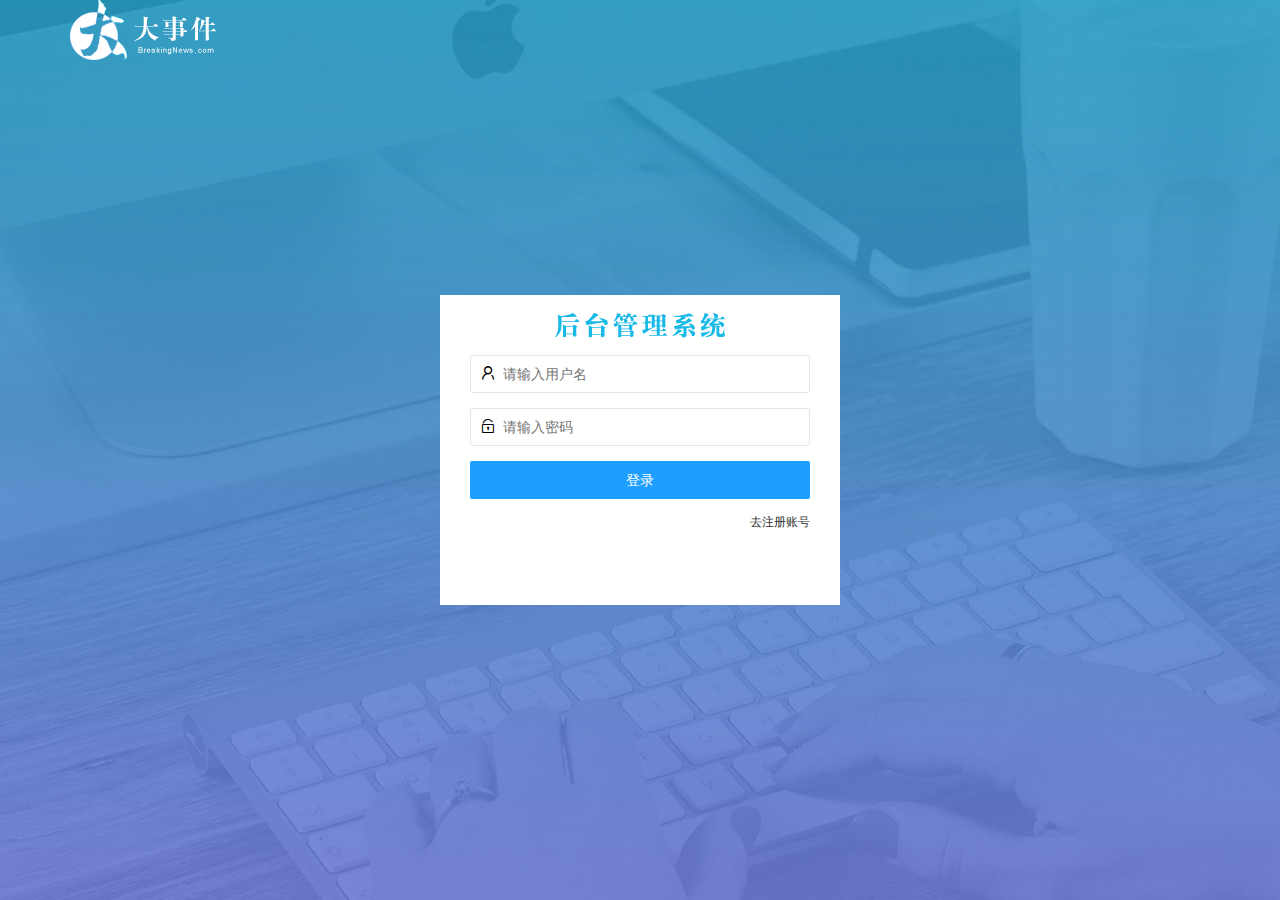
<file: login.html>
<!DOCTYPE html>
<html lang="en">

<head>
    <meta charset="UTF-8">
    <meta http-equiv="X-UA-Compatible" content="IE=edge">
    <meta name="viewport" content="width=device-width, initial-scale=1.0">
    <title>注册页面</title>
    <link rel="stylesheet" href="./assets/lib/layui/css/layui.css">
    <link rel="stylesheet" href="./assets/css/login.css">
</head>

<body>
    <!-- 头部logo -->
    <div class="logo layui-main">
        <img src="./assets/images/logo.png" alt="">
    </div>
    <!-- 登录和注册页面 -->
    <div class="logAndRegBox">
        <!-- title部分 -->
        <div class="title"></div>
        <!-- 登录login的box -->
        <div class="login_box">
            <form class="layui-form" id="login_form">
                <!-- 用户名输入 -->
                <div class="layui-form-item">
                    <!-- 设置字体图标 -->
                    <i class="layui-icon layui-icon-username"></i>
                    <input type="text" name="username" required lay-verify="required" placeholder="请输入用户名" autocomplete="off" class="layui-input">
                </div>
                <!-- 密码输入 -->
                <div class="layui-form-item">
                    <!-- 设置字体图标 -->
                    <i class="layui-icon layui-icon-password"></i>
                    <input type="password" name="password" required lay-verify="required|pass" placeholder="请输入密码" autocomplete="off" class="layui-input">
                </div>
                <!-- 提交按钮 -->
                <div class="layui-form-item">
                    <button class="layui-btn layui-btn-fluid layui-btn layui-btn-normal" lay-submit>登录</button>
                </div>
                <!-- 切换的a链接 -->
                <div class="layui-form-item">
                    <a href="javascript:;" id="link-r">去注册账号</a>
                </div>
            </form>
        </div>
        <!-- 登录reg的box -->
        <div class="reg_box">
            <form class="layui-form" id="reg_form">
                <!-- 用户名输入 -->
                <div class="layui-form-item">
                    <!-- 设置字体图标 -->
                    <i class="layui-icon layui-icon-username"></i>
                    <input type="text" name="username" required lay-verify="required" placeholder="请输入用户名" autocomplete="off" class="layui-input usn">
                </div>
                <!-- 密码输入 -->
                <div class="layui-form-item">
                    <!-- 设置字体图标 -->
                    <i class="layui-icon layui-icon-password"></i>
                    <input type="password" name="password" required lay-verify="required|pass" placeholder="请输入密码" autocomplete="off" class="layui-input pwd">
                </div>
                <!--再次确认密码输入 -->
                <div class="layui-form-item">
                    <!-- 设置字体图标 -->
                    <i class="layui-icon layui-icon-password"></i>
                    <input type="password" name="repassword" required lay-verify="required|pass|repwd" placeholder="请确认密码" autocomplete="off" class="layui-input repwd">
                </div>
                <!-- 提交按钮 -->
                <div class="layui-form-item">
                    <button class="layui-btn layui-btn-fluid layui-btn layui-btn-normal" lay-submit>立即提交</button>
                </div>
                <!-- 切换的a链接 -->
                <div class="layui-form-item">
                    <a href="javascript:;" id="link-l">去登录</a>
                </div>
            </form>
        </div>
    </div>



    <script src="./assets/lib/layui/layui.all.js"></script>
    <script src="./assets/lib/jquery.js"></script>
    <script src="./assets/js/baseApi.js"></script>
    <script src="./assets/js/login.js"></script>
</body>

</html>
</file>
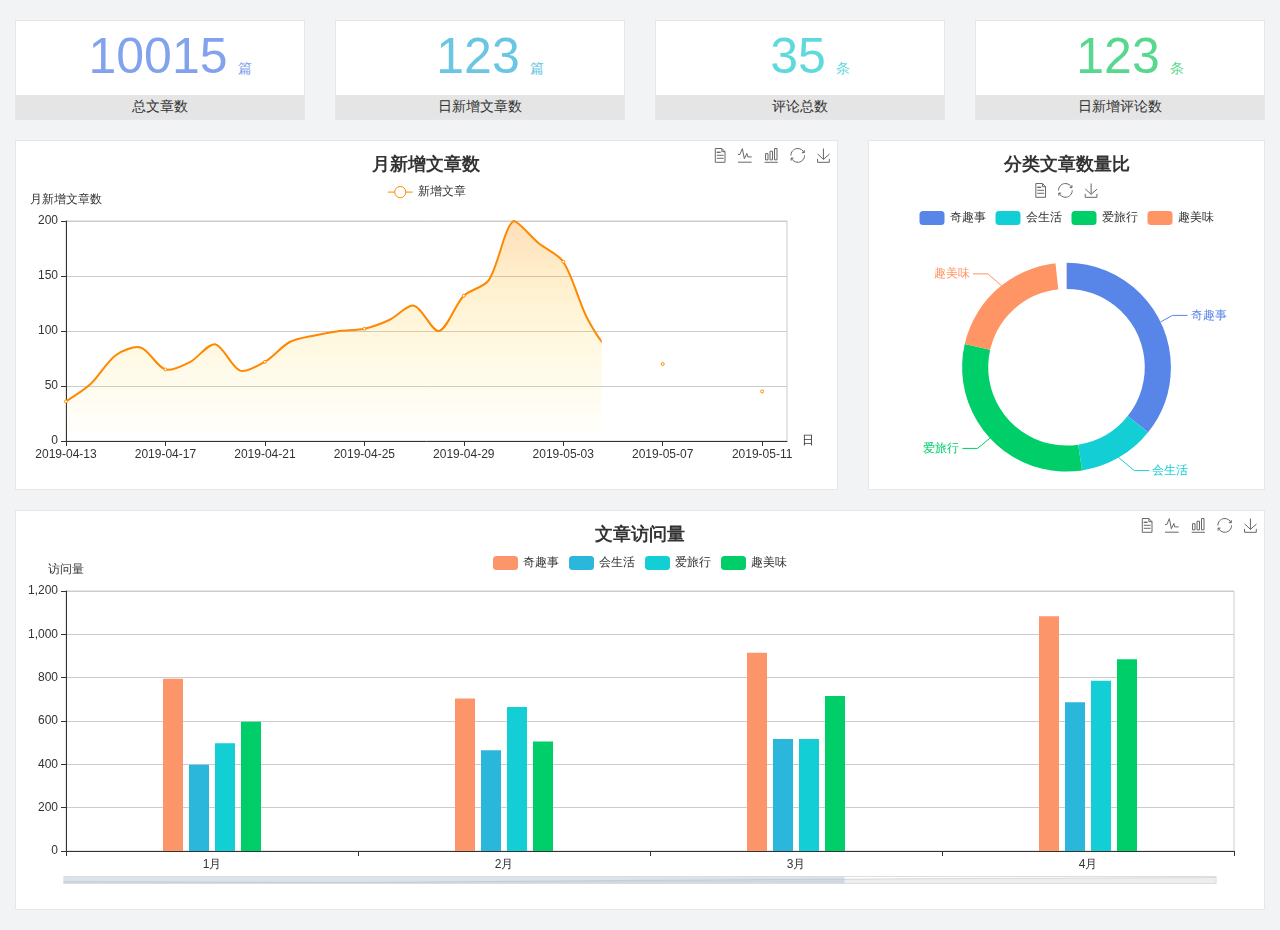
<file: home/dashboard.html>
<!DOCTYPE html>
<html lang="en">

<head>
  <meta charset="UTF-8">
  <meta name="viewport" content="width=device-width, initial-scale=1.0">
  <meta http-equiv="X-UA-Compatible" content="ie=edge">
  <title>图表统计</title>
  <link rel="stylesheet" href="../../assets/lib/bootstrap.css" />
  <link rel="stylesheet" href="../../assets/lib/main.css" />
  <script src="../../assets/lib/jquery.js"></script>
  <script type="text/javascript" src="../../assets/lib/echarts.min.js"></script>
</head>

<body>
  <div class="container-fluid">
    <div class="row spannel_list">
      <div class="col-sm-3 col-xs-6">
        <div class="spannel">
          <em>10015</em><span>篇</span>
          <b>总文章数</b>
        </div>
      </div>
      <div class="col-sm-3 col-xs-6">
        <div class="spannel scolor01">
          <em>123</em><span>篇</span>
          <b>日新增文章数</b>
        </div>
      </div>
      <div class="col-sm-3 col-xs-6">
        <div class="spannel scolor02">
          <em>35</em><span>条</span>
          <b>评论总数</b>
        </div>
      </div>
      <div class="col-sm-3 col-xs-6">
        <div class="spannel scolor03">
          <em>123</em><span>条</span>
          <b>日新增评论数</b>
        </div>
      </div>
    </div>
  </div>

  <div class="container-fluid">
    <div class="row curve-pie">
      <div class="col-lg-8 col-md-8">
        <div class="gragh_pannel" id="curve_show"></div>
      </div>
      <div class="col-lg-4 col-md-4">
        <div class="gragh_pannel" id="pie_show"></div>
      </div>
    </div>
  </div>

  <div class="container-fluid">
    <div class="column_pannel" id="column_show"></div>
  </div>

  <script>
    var oChart = echarts.init(document.getElementById('curve_show'));
    var aList_all = [
      { 'count': 36, 'date': '2019-04-13' },
      { 'count': 52, 'date': '2019-04-14' },
      { 'count': 78, 'date': '2019-04-15' },
      { 'count': 85, 'date': '2019-04-16' },
      { 'count': 65, 'date': '2019-04-17' },
      { 'count': 72, 'date': '2019-04-18' },
      { 'count': 88, 'date': '2019-04-19' },
      { 'count': 64, 'date': '2019-04-20' },
      { 'count': 72, 'date': '2019-04-21' },
      { 'count': 90, 'date': '2019-04-22' },
      { 'count': 96, 'date': '2019-04-23' },
      { 'count': 100, 'date': '2019-04-24' },
      { 'count': 102, 'date': '2019-04-25' },
      { 'count': 110, 'date': '2019-04-26' },
      { 'count': 123, 'date': '2019-04-27' },
      { 'count': 100, 'date': '2019-04-28' },
      { 'count': 132, 'date': '2019-04-29' },
      { 'count': 146, 'date': '2019-04-30' },
      { 'count': 200, 'date': '2019-05-01' },
      { 'count': 180, 'date': '2019-05-02' },
      { 'count': 163, 'date': '2019-05-03' },
      { 'count': 110, 'date': '2019-05-04' },
      { 'count': 80, 'date': '2019-05-05' },
      { 'count': 82, 'date': '2019-05-06' },
      { 'count': 70, 'date': '2019-05-07' },
      { 'count': 65, 'date': '2019-05-08' },
      { 'count': 54, 'date': '2019-05-09' },
      { 'count': 40, 'date': '2019-05-10' },
      { 'count': 45, 'date': '2019-05-11' },
      { 'count': 38, 'date': '2019-05-12' },
    ];

    let aCount = [];
    let aDate = [];

    for (var i = 0; i < aList_all.length; i++) {
      aCount.push(aList_all[i].count);
      aDate.push(aList_all[i].date);
    }

    var chartopt = {
      title: {
        text: '月新增文章数',
        left: 'center',
        top: '10'
      },
      tooltip: {
        trigger: 'axis'
      },
      legend: {
        data: ['新增文章'],
        top: '40'
      },
      toolbox: {
        show: true,
        feature: {
          mark: { show: true },
          dataView: { show: true, readOnly: false },
          magicType: { show: true, type: ['line', 'bar'] },
          restore: { show: true },
          saveAsImage: { show: true }
        }
      },
      calculable: true,
      xAxis: [
        {
          name: '日',
          type: 'category',
          boundaryGap: false,
          data: aDate
        }
      ],
      yAxis: [
        {
          name: '月新增文章数',
          type: 'value'
        }
      ],
      series: [
        {
          name: '新增文章',
          type: 'line',
          smooth: true,
          itemStyle: { normal: { areaStyle: { type: 'default' }, color: '#f80' }, lineStyle: { color: '#f80' } },
          data: aCount
        }],
      areaStyle: {
        normal: {
          color: new echarts.graphic.LinearGradient(0, 0, 0, 1, [{
            offset: 0,
            color: 'rgba(255,136,0,0.39)'
          }, {
            offset: .34,
            color: 'rgba(255,180,0,0.25)'
          }, {
            offset: 1,
            color: 'rgba(255,222,0,0.00)'
          }])

        }
      },
      grid: {
        show: true,
        x: 50,
        x2: 50,
        y: 80,
        height: 220
      }
    };

    oChart.setOption(chartopt);


    var oPie = echarts.init(document.getElementById('pie_show'));
    var oPieopt =
    {
      title: {
        top: 10,
        text: '分类文章数量比',
        x: 'center'
      },
      tooltip: {
        trigger: 'item',
        formatter: "{a} <br/>{b} : {c} ({d}%)"
      },
      color: ['#5885e8', '#13cfd5', '#00ce68', '#ff9565'],
      legend: {
        x: 'center',
        top: 65,
        data: ['奇趣事', '会生活', '爱旅行', '趣美味']
      },
      toolbox: {
        show: true,
        x: 'center',
        top: 35,
        feature: {
          mark: { show: true },
          dataView: { show: true, readOnly: false },
          magicType: {
            show: true,
            type: ['pie', 'funnel'],
            option: {
              funnel: {
                x: '25%',
                width: '50%',
                funnelAlign: 'left',
                max: 1548
              }
            }
          },
          restore: { show: true },
          saveAsImage: { show: true }
        }
      },
      calculable: true,
      series: [
        {
          name: '访问来源',
          type: 'pie',
          radius: ['45%', '60%'],
          center: ['50%', '65%'],
          data: [
            { value: 300, name: '奇趣事' },
            { value: 100, name: '会生活' },
            { value: 260, name: '爱旅行' },
            { value: 180, name: '趣美味' }
          ]
        }
      ]
    };
    oPie.setOption(oPieopt);



    var oColumn = this.echarts.init(document.getElementById('column_show'));
    var oColumnopt =
    {
      title: {
        text: '文章访问量',
        left: 'center',
        top: '10'
      },
      tooltip: {
        trigger: 'axis'
      },
      legend: {
        data: ['奇趣事', '会生活', '爱旅行', '趣美味'],
        top: '40'
      },
      toolbox: {
        show: true,
        feature: {
          mark: { show: true },
          dataView: { show: true, readOnly: false },
          magicType: { show: true, type: ['line', 'bar'] },
          restore: { show: true },
          saveAsImage: { show: true }
        }
      },
      calculable: true,
      xAxis: [
        {
          type: 'category',
          data: ['1月', '2月', '3月', '4月', '5月']
        }
      ],
      yAxis: [
        {
          name: '访问量',
          type: 'value'
        }
      ],
      series: [
        {
          name: '奇趣事',
          type: 'bar',
          barWidth: 20,
          itemStyle: {
            normal: { areaStyle: { type: 'default' }, color: '#fd956a' }
          },
          data: [800, 708, 920, 1090, 1200]
        },
        {
          name: '会生活',
          type: 'bar',
          barWidth: 20,
          itemStyle: {
            normal: { areaStyle: { type: 'default' }, color: '#2bb6db' }
          },
          data: [400, 468, 520, 690, 800]
        },
        {
          name: '爱旅行',
          type: 'bar',
          barWidth: 20,
          itemStyle: {
            normal: { areaStyle: { type: 'default' }, color: '#13cfd5' }
          },
          data: [500, 668, 520, 790, 900]
        },
        {
          name: '趣美味',
          type: 'bar',
          barWidth: 20,
          itemStyle: {
            normal: { areaStyle: { type: 'default' }, color: '#00ce68' }
          },
          data: [600, 508, 720, 890, 1000]
        }
      ],
      grid: {
        show: true,
        x: 50,
        x2: 30,
        y: 80,
        height: 260
      },
      dataZoom: [//给x轴设置滚动条
        {
          start: 0,//默认为0
          end: 100 - 1000 / 31,//默认为100
          type: 'slider',
          show: true,
          xAxisIndex: [0],
          handleSize: 0,//滑动条的 左右2个滑动条的大小
          height: 8,//组件高度
          left: 45, //左边的距离
          right: 50,//右边的距离
          bottom: 26,//右边的距离
          handleColor: '#ddd',//h滑动图标的颜色
          handleStyle: {
            borderColor: "#cacaca",
            borderWidth: "1",
            shadowBlur: 2,
            background: "#ddd",
            shadowColor: "#ddd",
          }
        }]
    };
    oColumn.setOption(oColumnopt);
  </script>
</body>

</html>
</file>
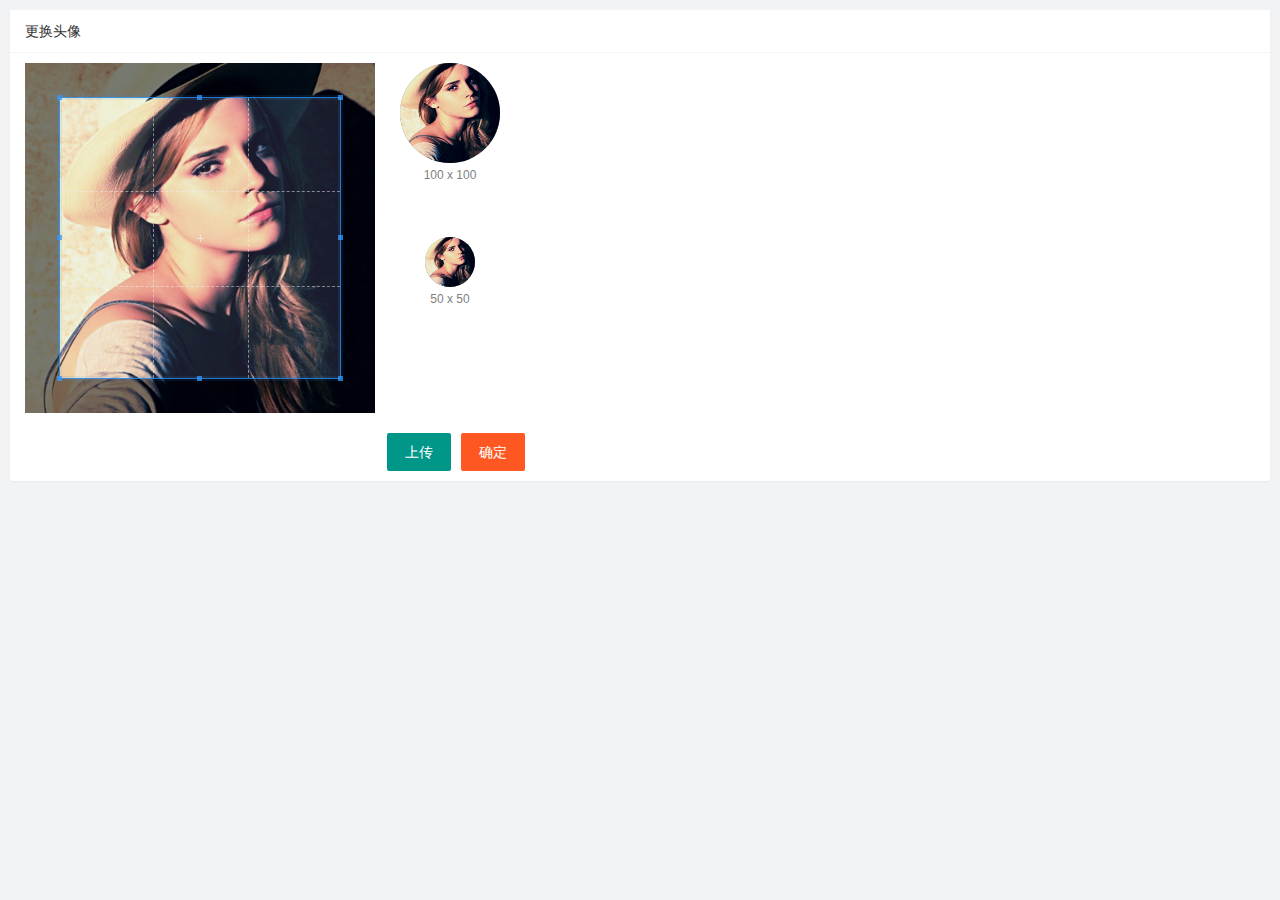
<file: user/user_avatar.html>
<!DOCTYPE html>
<html lang="en">

<head>
    <meta charset="UTF-8">
    <meta http-equiv="X-UA-Compatible" content="IE=edge">
    <meta name="viewport" content="width=device-width, initial-scale=1.0">
    <title>Document</title>
    <link rel="stylesheet" href="/assets/lib/layui/css/layui.css">
    <link rel="stylesheet" href="/assets/lib/cropper/cropper.css" />
    <link rel="stylesheet" href="/assets/css/user_css/user.avatar.css">
</head>

<body>
    <div class="layui-card">
        <div class="layui-card-header">更换头像</div>
        <div class="layui-card-body">
            <!-- 第一行的图片裁剪和预览区域 -->
            <div class="row1">
                <!-- 图片裁剪区域 -->
                <div class="cropper-box">
                    <!-- 这个 img 标签很重要，将来会把它初始化为裁剪区域 -->
                    <img id="image" src="/assets/images/sample.jpg" />
                </div>
                <!-- 图片的预览区域 -->
                <div class="preview-box">
                    <div>
                        <!-- 宽高为 100px 的预览区域 -->
                        <div class="img-preview w100"></div>
                        <p class="size">100 x 100</p>
                    </div>
                    <div>
                        <!-- 宽高为 50px 的预览区域 -->
                        <div class="img-preview w50"></div>
                        <p class="size">50 x 50</p>
                    </div>
                </div>
            </div>

            <!-- 第二行的按钮区域 -->
            <div class="row2">
                <input type="file" id="file" accept="image/jpeg,image/png">
                <button type="button" class="layui-btn btn_file">上传</button>
                <button type="button" class="layui-btn layui-btn-danger btn_decide">确定</button>
            </div>
        </div>
    </div>

    <script src="/assets/lib/layui/layui.all.js"></script>
    <script src="/assets/lib/jquery.js"></script>
    <script src="/assets/lib/cropper/Cropper.js"></script>
    <script src="/assets/lib/cropper/jquery-cropper.js"></script>
    <script src="/assets/js/baseApi.js"></script>
    <script src="/assets//js/user.js/user.avatar.js"></script>
</body>

</html>
</file>
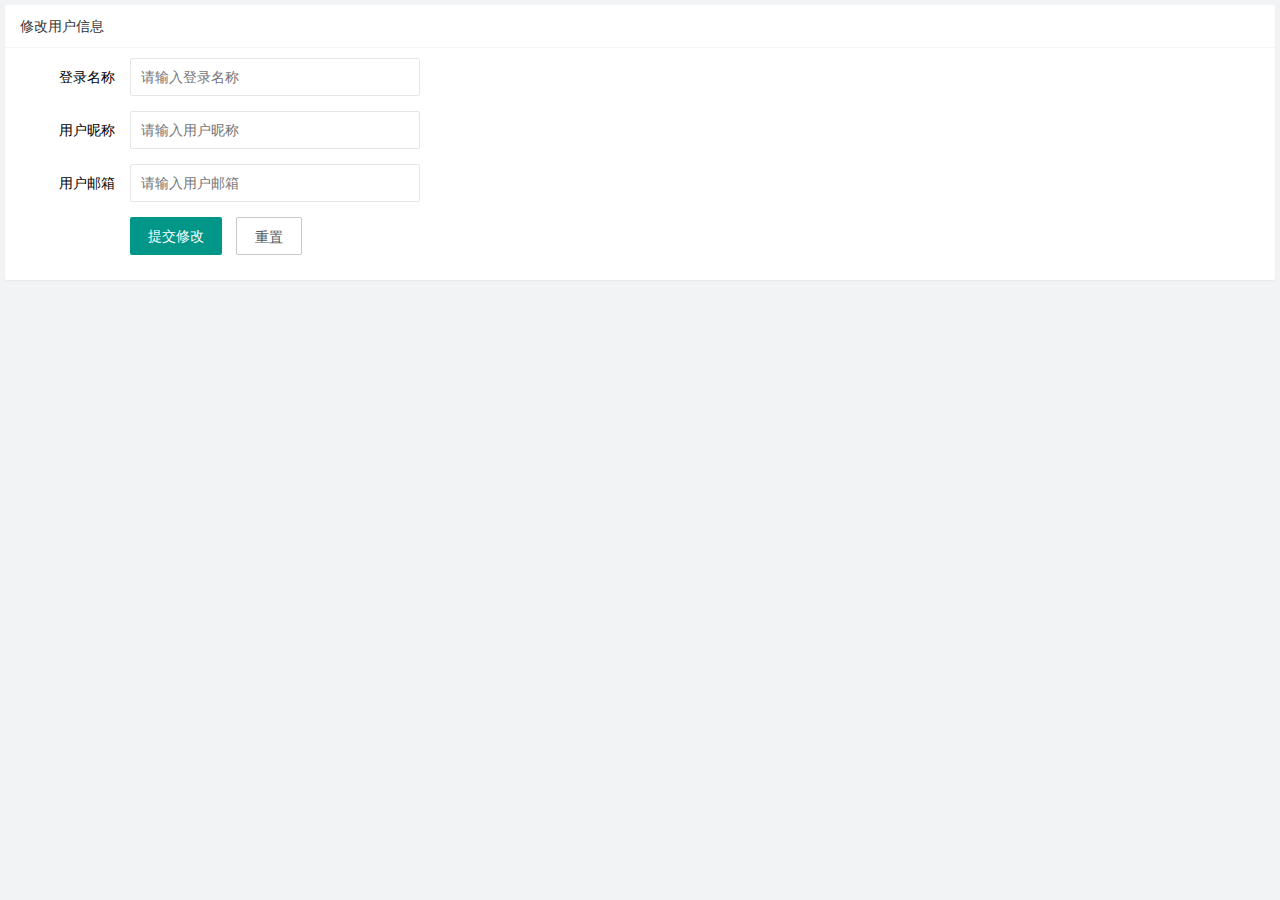
<file: user/user_info.html>
<!DOCTYPE html>
<html lang="en">

<head>
    <meta charset="UTF-8">
    <meta http-equiv="X-UA-Compatible" content="IE=edge">
    <meta name="viewport" content="width=device-width, initial-scale=1.0">
    <title>user</title>
    <link rel="stylesheet" href="../assets/lib/layui/css/layui.css" />
    <link rel="stylesheet" href="/assets/css/user_css/user_info.css" />
</head>

<body>
    <div class="layui-card">
        <div class="layui-card-header">修改用户信息</div>
        <div class="layui-card-body">
            <form class="layui-form" lay-filter="form" id="user_info_tj">
                <input type="hidden" name="id" value="">
                <div class="layui-form-item">
                    <label class="layui-form-label">登录名称</label>
                    <div class="layui-input-block">
                        <input type="text" name="username" required placeholder="请输入登录名称 " autocomplete="off " class="layui-input " readonly>
                    </div>
                </div>
                <div class="layui-form-item">
                    <label class="layui-form-label">用户昵称</label>
                    <div class="layui-input-block">
                        <input type="text" name="nickname" required lay-verify="required|nickname" placeholder="请输入用户昵称" autocomplete="off" class="layui-input">
                    </div>
                </div>
                <div class="layui-form-item">
                    <label class="layui-form-label ">用户邮箱</label>
                    <div class="layui-input-block">
                        <input type="text" name="email" required lay-verify="required|email" placeholder="请输入用户邮箱 " autocomplete="off" class="layui-input">
                    </div>
                </div>
                <div class="layui-form-item">
                    <div class="layui-input-block">
                        <button class="layui-btn" id="btn_tijao" lay-submit lay-filter="formDemo">提交修改</button>
                        <button type="reset" id="btn_reset" class="layui-btn layui-btn-primary ">重置</button>
                    </div>
                </div>
            </form>
        </div>
    </div>
    <!-- 引入layui的js -->
    <script src="../assets/lib/layui/layui.all.js "></script>
    <!-- 引入jquery.js -->
    <script src="../assets/lib/jquery.js"></script>
    <!-- 引入地址拼接的js -->
    <script src="../assets/js/baseApi.js"></script>
    <!-- 引入自定义的样式 -->
    <script src="../assets/js/user.js/user.info.js "></script>
</body>

</html>
</file>
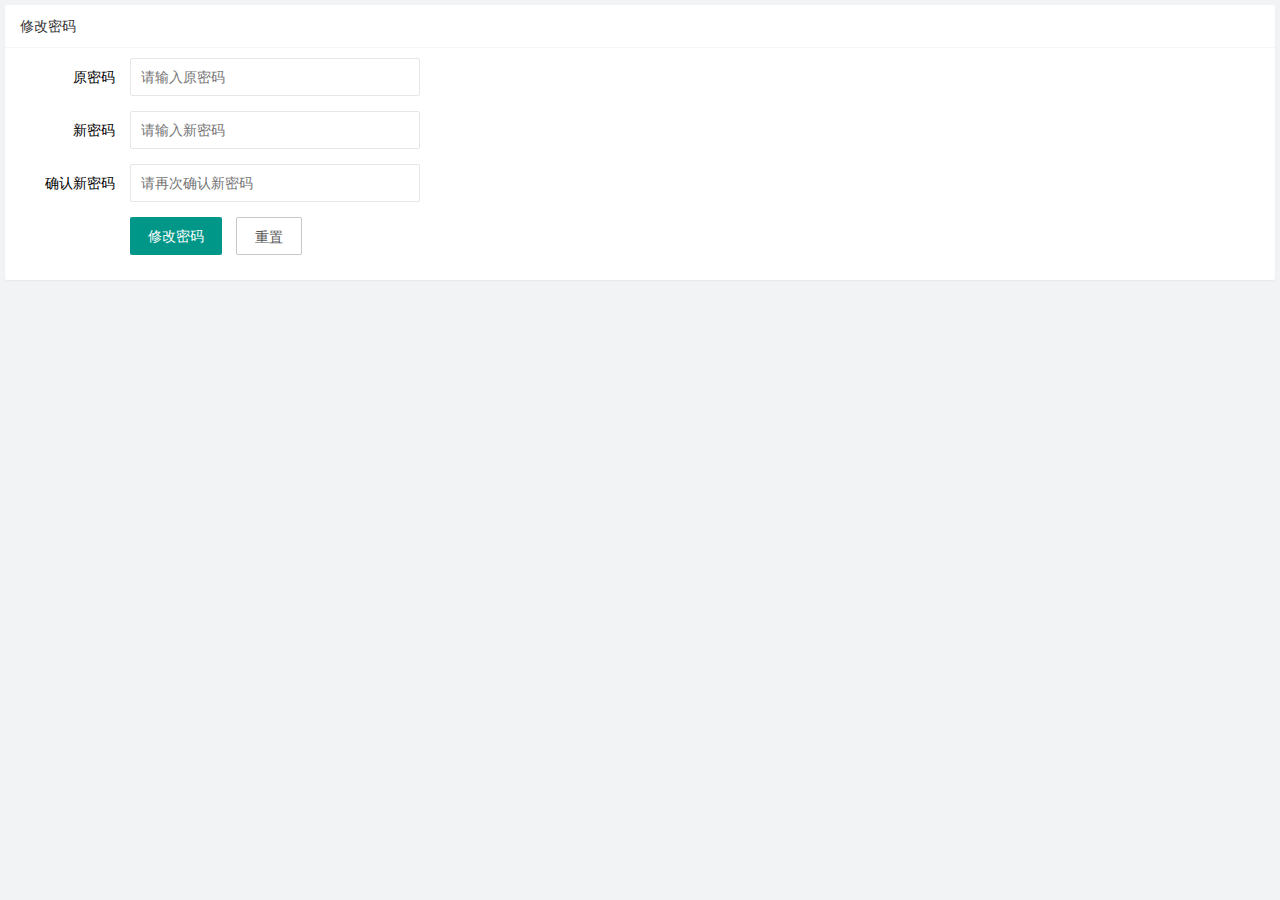
<file: user/user_psd.html>
<!DOCTYPE html>
<html lang="en">

<head>
    <meta charset="UTF-8">
    <meta http-equiv="X-UA-Compatible" content="IE=edge">
    <meta name="viewport" content="width=device-width, initial-scale=1.0">
    <title>user-psd</title>
    <link rel="stylesheet" href="../assets/lib/layui/css/layui.css" />
    <link rel="stylesheet" href="/assets/css/user_css/user.psd.css" />
</head>

<body>
    <div class="layui-card">
        <div class="layui-card-header">修改密码</div>
        <div class="layui-card-body">
            <form class="layui-form" lay-filter="form_user_psd" id="form_user_psd">
                <div class="layui-form-item">
                    <label class="layui-form-label">原密码</label>
                    <div class="layui-input-block">
                        <input type="password" name="old_pwd" required lay-verify="required|pass" placeholder="请输入原密码 " autocomplete="off " class="layui-input oldpwd">
                    </div>
                </div>
                <div class="layui-form-item">
                    <label class="layui-form-label">新密码</label>
                    <div class="layui-input-block">
                        <input type="password" name="new_pwd" required lay-verify="required|pass|samepwd" placeholder="请输入新密码" autocomplete="off" class="layui-input newpwd">
                    </div>
                </div>
                <div class="layui-form-item">
                    <label class="layui-form-label ">确认新密码</label>
                    <div class="layui-input-block">
                        <input type="password" name="re_pwd" required lay-verify="required|pass|repwd" placeholder="请再次确认新密码 " autocomplete="off" class="layui-input repwd">
                    </div>
                </div>
                <div class="layui-form-item">
                    <div class="layui-input-block">
                        <button class="layui-btn" id="btn_user_psd-xiugai" lay-submit lay-filter="formDemo">修改密码</button>
                        <button type="reset" id="btn_user_psd_reset" class="layui-btn layui-btn-primary">重置</button>
                    </div>
                </div>
            </form>
        </div>
    </div>
    <!-- 引入layui的js -->
    <script src="../assets/lib/layui/layui.all.js"></script>
    <!-- 引入jquery.js -->
    <script src="../assets/lib/jquery.js"></script>
    <!-- 引入地址拼接的js -->
    <script src="../assets/js/baseApi.js"></script>
    <!-- 引入自定义的样式 -->
    <script src="../assets/js/user.js/user.psd.js"></script>
</body>

</html>
</file>
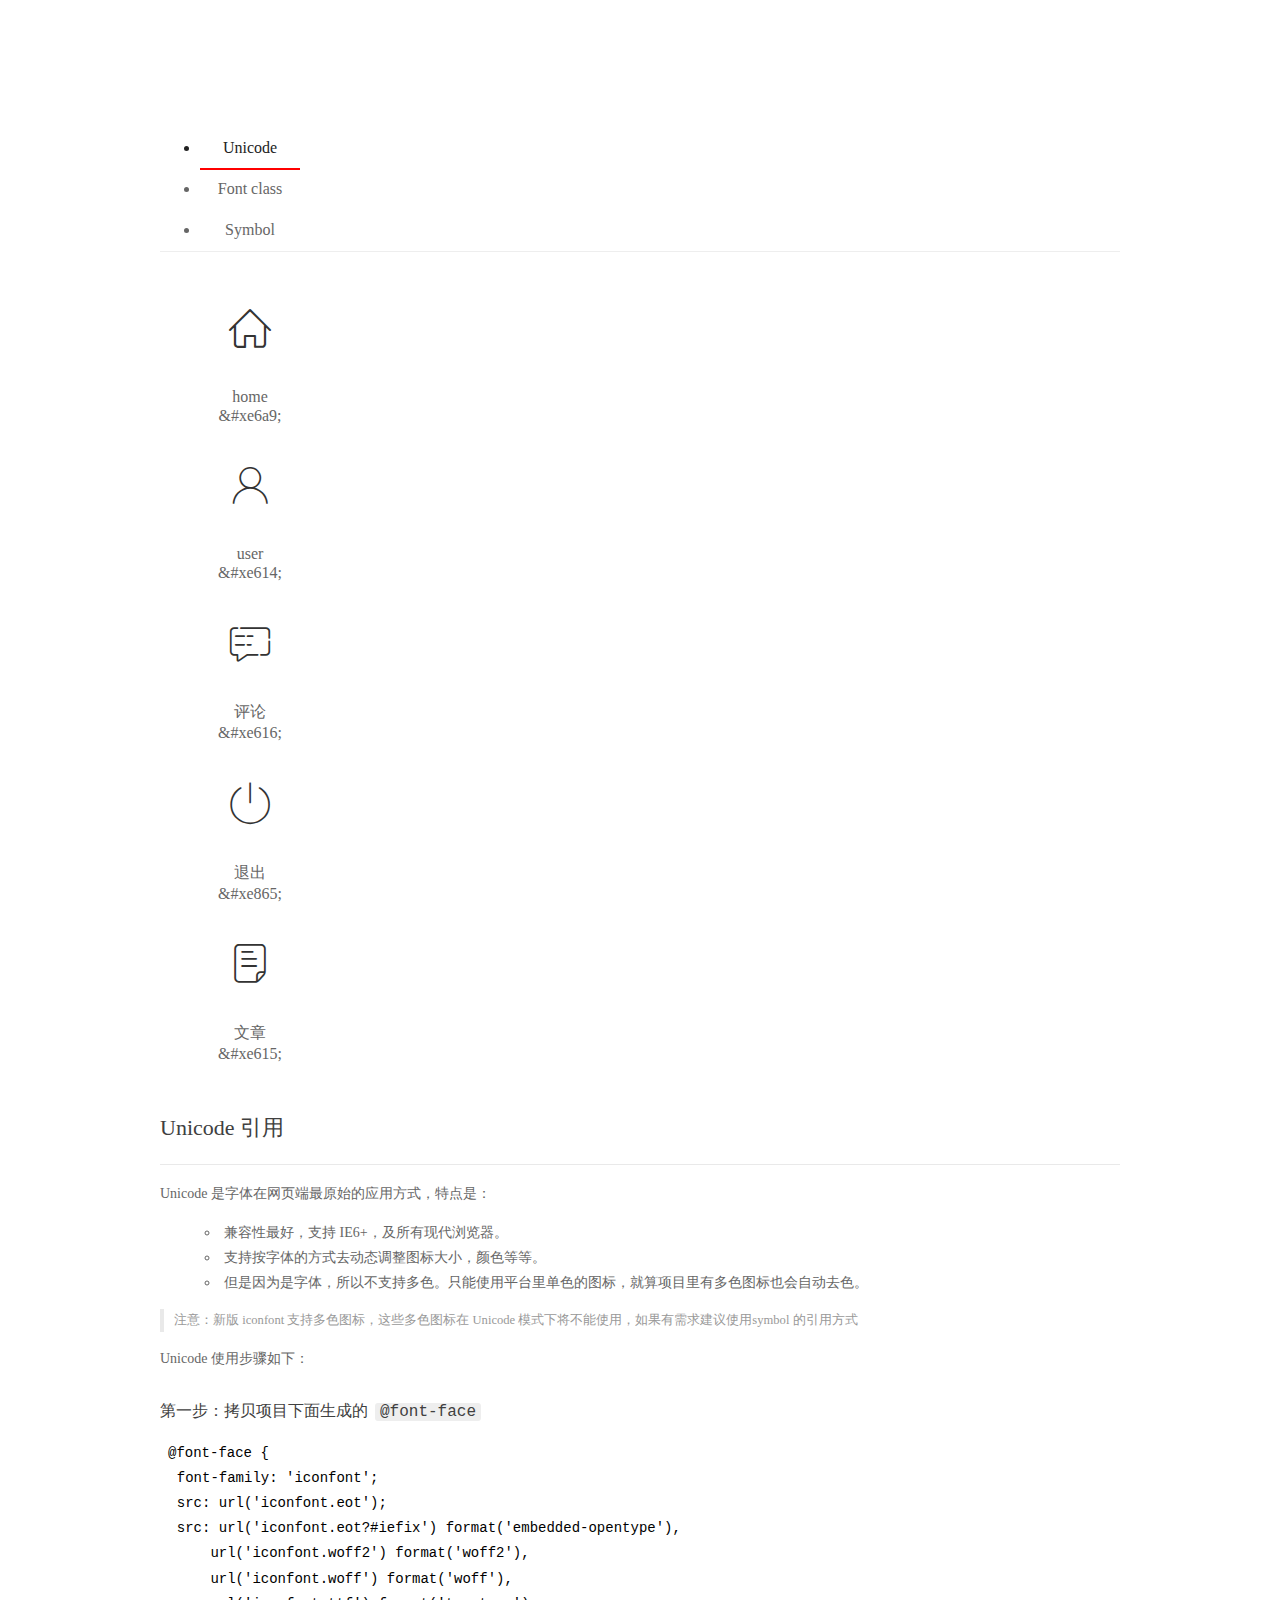
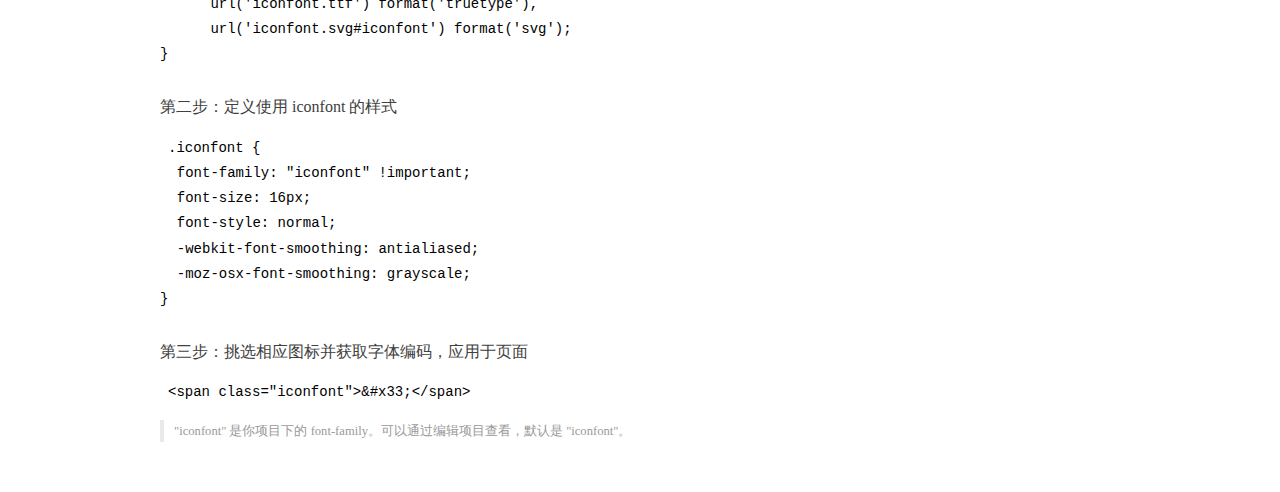
<file: assets/fonts/demo_index.html>
<!DOCTYPE html>
<html>
<head>
  <meta charset="utf-8"/>
  <title>IconFont Demo</title>
  <link rel="shortcut icon" href="https://gtms04.alicdn.com/tps/i4/TB1_oz6GVXXXXaFXpXXJDFnIXXX-64-64.ico" type="image/x-icon"/>
  <link rel="stylesheet" href="https://g.alicdn.com/thx/cube/1.3.2/cube.min.css">
  <link rel="stylesheet" href="demo.css">
  <link rel="stylesheet" href="iconfont.css">
  <script src="iconfont.js"></script>
  <!-- jQuery -->
  <script src="https://a1.alicdn.com/oss/uploads/2018/12/26/7bfddb60-08e8-11e9-9b04-53e73bb6408b.js"></script>
  <!-- 代码高亮 -->
  <script src="https://a1.alicdn.com/oss/uploads/2018/12/26/a3f714d0-08e6-11e9-8a15-ebf944d7534c.js"></script>
</head>
<body>
  <div class="main">
    <h1 class="logo"><a href="https://www.iconfont.cn/" title="iconfont 首页" target="_blank">&#xe86b;</a></h1>
    <div class="nav-tabs">
      <ul id="tabs" class="dib-box">
        <li class="dib active"><span>Unicode</span></li>
        <li class="dib"><span>Font class</span></li>
        <li class="dib"><span>Symbol</span></li>
      </ul>
      
    </div>
    <div class="tab-container">
      <div class="content unicode" style="display: block;">
          <ul class="icon_lists dib-box">
          
            <li class="dib">
              <span class="icon iconfont">&#xe6a9;</span>
                <div class="name">home</div>
                <div class="code-name">&amp;#xe6a9;</div>
              </li>
          
            <li class="dib">
              <span class="icon iconfont">&#xe614;</span>
                <div class="name">user</div>
                <div class="code-name">&amp;#xe614;</div>
              </li>
          
            <li class="dib">
              <span class="icon iconfont">&#xe616;</span>
                <div class="name">评论</div>
                <div class="code-name">&amp;#xe616;</div>
              </li>
          
            <li class="dib">
              <span class="icon iconfont">&#xe865;</span>
                <div class="name">退出</div>
                <div class="code-name">&amp;#xe865;</div>
              </li>
          
            <li class="dib">
              <span class="icon iconfont">&#xe615;</span>
                <div class="name">文章</div>
                <div class="code-name">&amp;#xe615;</div>
              </li>
          
          </ul>
          <div class="article markdown">
          <h2 id="unicode-">Unicode 引用</h2>
          <hr>

          <p>Unicode 是字体在网页端最原始的应用方式，特点是：</p>
          <ul>
            <li>兼容性最好，支持 IE6+，及所有现代浏览器。</li>
            <li>支持按字体的方式去动态调整图标大小，颜色等等。</li>
            <li>但是因为是字体，所以不支持多色。只能使用平台里单色的图标，就算项目里有多色图标也会自动去色。</li>
          </ul>
          <blockquote>
            <p>注意：新版 iconfont 支持多色图标，这些多色图标在 Unicode 模式下将不能使用，如果有需求建议使用symbol 的引用方式</p>
          </blockquote>
          <p>Unicode 使用步骤如下：</p>
          <h3 id="-font-face">第一步：拷贝项目下面生成的 <code>@font-face</code></h3>
<pre><code class="language-css"
>@font-face {
  font-family: 'iconfont';
  src: url('iconfont.eot');
  src: url('iconfont.eot?#iefix') format('embedded-opentype'),
      url('iconfont.woff2') format('woff2'),
      url('iconfont.woff') format('woff'),
      url('iconfont.ttf') format('truetype'),
      url('iconfont.svg#iconfont') format('svg');
}
</code></pre>
          <h3 id="-iconfont-">第二步：定义使用 iconfont 的样式</h3>
<pre><code class="language-css"
>.iconfont {
  font-family: "iconfont" !important;
  font-size: 16px;
  font-style: normal;
  -webkit-font-smoothing: antialiased;
  -moz-osx-font-smoothing: grayscale;
}
</code></pre>
          <h3 id="-">第三步：挑选相应图标并获取字体编码，应用于页面</h3>
<pre>
<code class="language-html"
>&lt;span class="iconfont"&gt;&amp;#x33;&lt;/span&gt;
</code></pre>
          <blockquote>
            <p>"iconfont" 是你项目下的 font-family。可以通过编辑项目查看，默认是 "iconfont"。</p>
          </blockquote>
          </div>
      </div>
      <div class="content font-class">
        <ul class="icon_lists dib-box">
          
          <li class="dib">
            <span class="icon iconfont icon-home"></span>
            <div class="name">
              home
            </div>
            <div class="code-name">.icon-home
            </div>
          </li>
          
          <li class="dib">
            <span class="icon iconfont icon-user"></span>
            <div class="name">
              user
            </div>
            <div class="code-name">.icon-user
            </div>
          </li>
          
          <li class="dib">
            <span class="icon iconfont icon-pinglun"></span>
            <div class="name">
              评论
            </div>
            <div class="code-name">.icon-pinglun
            </div>
          </li>
          
          <li class="dib">
            <span class="icon iconfont icon-tuichu"></span>
            <div class="name">
              退出
            </div>
            <div class="code-name">.icon-tuichu
            </div>
          </li>
          
          <li class="dib">
            <span class="icon iconfont icon-16"></span>
            <div class="name">
              文章
            </div>
            <div class="code-name">.icon-16
            </div>
          </li>
          
        </ul>
        <div class="article markdown">
        <h2 id="font-class-">font-class 引用</h2>
        <hr>

        <p>font-class 是 Unicode 使用方式的一种变种，主要是解决 Unicode 书写不直观，语意不明确的问题。</p>
        <p>与 Unicode 使用方式相比，具有如下特点：</p>
        <ul>
          <li>兼容性良好，支持 IE8+，及所有现代浏览器。</li>
          <li>相比于 Unicode 语意明确，书写更直观。可以很容易分辨这个 icon 是什么。</li>
          <li>因为使用 class 来定义图标，所以当要替换图标时，只需要修改 class 里面的 Unicode 引用。</li>
          <li>不过因为本质上还是使用的字体，所以多色图标还是不支持的。</li>
        </ul>
        <p>使用步骤如下：</p>
        <h3 id="-fontclass-">第一步：引入项目下面生成的 fontclass 代码：</h3>
<pre><code class="language-html">&lt;link rel="stylesheet" href="./iconfont.css"&gt;
</code></pre>
        <h3 id="-">第二步：挑选相应图标并获取类名，应用于页面：</h3>
<pre><code class="language-html">&lt;span class="iconfont icon-xxx"&gt;&lt;/span&gt;
</code></pre>
        <blockquote>
          <p>"
            iconfont" 是你项目下的 font-family。可以通过编辑项目查看，默认是 "iconfont"。</p>
        </blockquote>
      </div>
      </div>
      <div class="content symbol">
          <ul class="icon_lists dib-box">
          
            <li class="dib">
                <svg class="icon svg-icon" aria-hidden="true">
                  <use xlink:href="#icon-home"></use>
                </svg>
                <div class="name">home</div>
                <div class="code-name">#icon-home</div>
            </li>
          
            <li class="dib">
                <svg class="icon svg-icon" aria-hidden="true">
                  <use xlink:href="#icon-user"></use>
                </svg>
                <div class="name">user</div>
                <div class="code-name">#icon-user</div>
            </li>
          
            <li class="dib">
                <svg class="icon svg-icon" aria-hidden="true">
                  <use xlink:href="#icon-pinglun"></use>
                </svg>
                <div class="name">评论</div>
                <div class="code-name">#icon-pinglun</div>
            </li>
          
            <li class="dib">
                <svg class="icon svg-icon" aria-hidden="true">
                  <use xlink:href="#icon-tuichu"></use>
                </svg>
                <div class="name">退出</div>
                <div class="code-name">#icon-tuichu</div>
            </li>
          
            <li class="dib">
                <svg class="icon svg-icon" aria-hidden="true">
                  <use xlink:href="#icon-16"></use>
                </svg>
                <div class="name">文章</div>
                <div class="code-name">#icon-16</div>
            </li>
          
          </ul>
          <div class="article markdown">
          <h2 id="symbol-">Symbol 引用</h2>
          <hr>

          <p>这是一种全新的使用方式，应该说这才是未来的主流，也是平台目前推荐的用法。相关介绍可以参考这篇<a href="">文章</a>
            这种用法其实是做了一个 SVG 的集合，与另外两种相比具有如下特点：</p>
          <ul>
            <li>支持多色图标了，不再受单色限制。</li>
            <li>通过一些技巧，支持像字体那样，通过 <code>font-size</code>, <code>color</code> 来调整样式。</li>
            <li>兼容性较差，支持 IE9+，及现代浏览器。</li>
            <li>浏览器渲染 SVG 的性能一般，还不如 png。</li>
          </ul>
          <p>使用步骤如下：</p>
          <h3 id="-symbol-">第一步：引入项目下面生成的 symbol 代码：</h3>
<pre><code class="language-html">&lt;script src="./iconfont.js"&gt;&lt;/script&gt;
</code></pre>
          <h3 id="-css-">第二步：加入通用 CSS 代码（引入一次就行）：</h3>
<pre><code class="language-html">&lt;style&gt;
.icon {
  width: 1em;
  height: 1em;
  vertical-align: -0.15em;
  fill: currentColor;
  overflow: hidden;
}
&lt;/style&gt;
</code></pre>
          <h3 id="-">第三步：挑选相应图标并获取类名，应用于页面：</h3>
<pre><code class="language-html">&lt;svg class="icon" aria-hidden="true"&gt;
  &lt;use xlink:href="#icon-xxx"&gt;&lt;/use&gt;
&lt;/svg&gt;
</code></pre>
          </div>
      </div>

    </div>
  </div>
  <script>
  $(document).ready(function () {
      $('.tab-container .content:first').show()

      $('#tabs li').click(function (e) {
        var tabContent = $('.tab-container .content')
        var index = $(this).index()

        if ($(this).hasClass('active')) {
          return
        } else {
          $('#tabs li').removeClass('active')
          $(this).addClass('active')

          tabContent.hide().eq(index).fadeIn()
        }
      })
    })
  </script>
</body>
</html>
</file>
<file: assets/lib/layui/css/layui.css>
/** layui-v2.5.5 MIT License By https://www.layui.com */
 .layui-inline,img{display:inline-block;vertical-align:middle}h1,h2,h3,h4,h5,h6{font-weight:400}.layui-edge,.layui-header,.layui-inline,.layui-main{position:relative}.layui-body,.layui-edge,.layui-elip{overflow:hidden}.layui-btn,.layui-edge,.layui-inline,img{vertical-align:middle}.layui-btn,.layui-disabled,.layui-icon,.layui-unselect{-moz-user-select:none;-webkit-user-select:none;-ms-user-select:none}.layui-elip,.layui-form-checkbox span,.layui-form-pane .layui-form-label{text-overflow:ellipsis;white-space:nowrap}.layui-breadcrumb,.layui-tree-btnGroup{visibility:hidden}blockquote,body,button,dd,div,dl,dt,form,h1,h2,h3,h4,h5,h6,input,li,ol,p,pre,td,textarea,th,ul{margin:0;padding:0;-webkit-tap-highlight-color:rgba(0,0,0,0)}a:active,a:hover{outline:0}img{border:none}li{list-style:none}table{border-collapse:collapse;border-spacing:0}h4,h5,h6{font-size:100%}button,input,optgroup,option,select,textarea{font-family:inherit;font-size:inherit;font-style:inherit;font-weight:inherit;outline:0}pre{white-space:pre-wrap;white-space:-moz-pre-wrap;white-space:-pre-wrap;white-space:-o-pre-wrap;word-wrap:break-word}body{line-height:24px;font:14px Helvetica Neue,Helvetica,PingFang SC,Tahoma,Arial,sans-serif}hr{height:1px;margin:10px 0;border:0;clear:both}a{color:#333;text-decoration:none}a:hover{color:#777}a cite{font-style:normal;*cursor:pointer}.layui-border-box,.layui-border-box *{box-sizing:border-box}.layui-box,.layui-box *{box-sizing:content-box}.layui-clear{clear:both;*zoom:1}.layui-clear:after{content:'\20';clear:both;*zoom:1;display:block;height:0}.layui-inline{*display:inline;*zoom:1}.layui-edge{display:inline-block;width:0;height:0;border-width:6px;border-style:dashed;border-color:transparent}.layui-edge-top{top:-4px;border-bottom-color:#999;border-bottom-style:solid}.layui-edge-right{border-left-color:#999;border-left-style:solid}.layui-edge-bottom{top:2px;border-top-color:#999;border-top-style:solid}.layui-edge-left{border-right-color:#999;border-right-style:solid}.layui-disabled,.layui-disabled:hover{color:#d2d2d2!important;cursor:not-allowed!important}.layui-circle{border-radius:100%}.layui-show{display:block!important}.layui-hide{display:none!important}@font-face{font-family:layui-icon;src:url(../font/iconfont.eot?v=250);src:url(../font/iconfont.eot?v=250#iefix) format('embedded-opentype'),url(../font/iconfont.woff2?v=250) format('woff2'),url(../font/iconfont.woff?v=250) format('woff'),url(../font/iconfont.ttf?v=250) format('truetype'),url(../font/iconfont.svg?v=250#layui-icon) format('svg')}.layui-icon{font-family:layui-icon!important;font-size:16px;font-style:normal;-webkit-font-smoothing:antialiased;-moz-osx-font-smoothing:grayscale}.layui-icon-reply-fill:before{content:"\e611"}.layui-icon-set-fill:before{content:"\e614"}.layui-icon-menu-fill:before{content:"\e60f"}.layui-icon-search:before{content:"\e615"}.layui-icon-share:before{content:"\e641"}.layui-icon-set-sm:before{content:"\e620"}.layui-icon-engine:before{content:"\e628"}.layui-icon-close:before{content:"\1006"}.layui-icon-close-fill:before{content:"\1007"}.layui-icon-chart-screen:before{content:"\e629"}.layui-icon-star:before{content:"\e600"}.layui-icon-circle-dot:before{content:"\e617"}.layui-icon-chat:before{content:"\e606"}.layui-icon-release:before{content:"\e609"}.layui-icon-list:before{content:"\e60a"}.layui-icon-chart:before{content:"\e62c"}.layui-icon-ok-circle:before{content:"\1005"}.layui-icon-layim-theme:before{content:"\e61b"}.layui-icon-table:before{content:"\e62d"}.layui-icon-right:before{content:"\e602"}.layui-icon-left:before{content:"\e603"}.layui-icon-cart-simple:before{content:"\e698"}.layui-icon-face-cry:before{content:"\e69c"}.layui-icon-face-smile:before{content:"\e6af"}.layui-icon-survey:before{content:"\e6b2"}.layui-icon-tree:before{content:"\e62e"}.layui-icon-upload-circle:before{content:"\e62f"}.layui-icon-add-circle:before{content:"\e61f"}.layui-icon-download-circle:before{content:"\e601"}.layui-icon-templeate-1:before{content:"\e630"}.layui-icon-util:before{content:"\e631"}.layui-icon-face-surprised:before{content:"\e664"}.layui-icon-edit:before{content:"\e642"}.layui-icon-speaker:before{content:"\e645"}.layui-icon-down:before{content:"\e61a"}.layui-icon-file:before{content:"\e621"}.layui-icon-layouts:before{content:"\e632"}.layui-icon-rate-half:before{content:"\e6c9"}.layui-icon-add-circle-fine:before{content:"\e608"}.layui-icon-prev-circle:before{content:"\e633"}.layui-icon-read:before{content:"\e705"}.layui-icon-404:before{content:"\e61c"}.layui-icon-carousel:before{content:"\e634"}.layui-icon-help:before{content:"\e607"}.layui-icon-code-circle:before{content:"\e635"}.layui-icon-water:before{content:"\e636"}.layui-icon-username:before{content:"\e66f"}.layui-icon-find-fill:before{content:"\e670"}.layui-icon-about:before{content:"\e60b"}.layui-icon-location:before{content:"\e715"}.layui-icon-up:before{content:"\e619"}.layui-icon-pause:before{content:"\e651"}.layui-icon-date:before{content:"\e637"}.layui-icon-layim-uploadfile:before{content:"\e61d"}.layui-icon-delete:before{content:"\e640"}.layui-icon-play:before{content:"\e652"}.layui-icon-top:before{content:"\e604"}.layui-icon-friends:before{content:"\e612"}.layui-icon-refresh-3:before{content:"\e9aa"}.layui-icon-ok:before{content:"\e605"}.layui-icon-layer:before{content:"\e638"}.layui-icon-face-smile-fine:before{content:"\e60c"}.layui-icon-dollar:before{content:"\e659"}.layui-icon-group:before{content:"\e613"}.layui-icon-layim-download:before{content:"\e61e"}.layui-icon-picture-fine:before{content:"\e60d"}.layui-icon-link:before{content:"\e64c"}.layui-icon-diamond:before{content:"\e735"}.layui-icon-log:before{content:"\e60e"}.layui-icon-rate-solid:before{content:"\e67a"}.layui-icon-fonts-del:before{content:"\e64f"}.layui-icon-unlink:before{content:"\e64d"}.layui-icon-fonts-clear:before{content:"\e639"}.layui-icon-triangle-r:before{content:"\e623"}.layui-icon-circle:before{content:"\e63f"}.layui-icon-radio:before{content:"\e643"}.layui-icon-align-center:before{content:"\e647"}.layui-icon-align-right:before{content:"\e648"}.layui-icon-align-left:before{content:"\e649"}.layui-icon-loading-1:before{content:"\e63e"}.layui-icon-return:before{content:"\e65c"}.layui-icon-fonts-strong:before{content:"\e62b"}.layui-icon-upload:before{content:"\e67c"}.layui-icon-dialogue:before{content:"\e63a"}.layui-icon-video:before{content:"\e6ed"}.layui-icon-headset:before{content:"\e6fc"}.layui-icon-cellphone-fine:before{content:"\e63b"}.layui-icon-add-1:before{content:"\e654"}.layui-icon-face-smile-b:before{content:"\e650"}.layui-icon-fonts-html:before{content:"\e64b"}.layui-icon-form:before{content:"\e63c"}.layui-icon-cart:before{content:"\e657"}.layui-icon-camera-fill:before{content:"\e65d"}.layui-icon-tabs:before{content:"\e62a"}.layui-icon-fonts-code:before{content:"\e64e"}.layui-icon-fire:before{content:"\e756"}.layui-icon-set:before{content:"\e716"}.layui-icon-fonts-u:before{content:"\e646"}.layui-icon-triangle-d:before{content:"\e625"}.layui-icon-tips:before{content:"\e702"}.layui-icon-picture:before{content:"\e64a"}.layui-icon-more-vertical:before{content:"\e671"}.layui-icon-flag:before{content:"\e66c"}.layui-icon-loading:before{content:"\e63d"}.layui-icon-fonts-i:before{content:"\e644"}.layui-icon-refresh-1:before{content:"\e666"}.layui-icon-rmb:before{content:"\e65e"}.layui-icon-home:before{content:"\e68e"}.layui-icon-user:before{content:"\e770"}.layui-icon-notice:before{content:"\e667"}.layui-icon-login-weibo:before{content:"\e675"}.layui-icon-voice:before{content:"\e688"}.layui-icon-upload-drag:before{content:"\e681"}.layui-icon-login-qq:before{content:"\e676"}.layui-icon-snowflake:before{content:"\e6b1"}.layui-icon-file-b:before{content:"\e655"}.layui-icon-template:before{content:"\e663"}.layui-icon-auz:before{content:"\e672"}.layui-icon-console:before{content:"\e665"}.layui-icon-app:before{content:"\e653"}.layui-icon-prev:before{content:"\e65a"}.layui-icon-website:before{content:"\e7ae"}.layui-icon-next:before{content:"\e65b"}.layui-icon-component:before{content:"\e857"}.layui-icon-more:before{content:"\e65f"}.layui-icon-login-wechat:before{content:"\e677"}.layui-icon-shrink-right:before{content:"\e668"}.layui-icon-spread-left:before{content:"\e66b"}.layui-icon-camera:before{content:"\e660"}.layui-icon-note:before{content:"\e66e"}.layui-icon-refresh:before{content:"\e669"}.layui-icon-female:before{content:"\e661"}.layui-icon-male:before{content:"\e662"}.layui-icon-password:before{content:"\e673"}.layui-icon-senior:before{content:"\e674"}.layui-icon-theme:before{content:"\e66a"}.layui-icon-tread:before{content:"\e6c5"}.layui-icon-praise:before{content:"\e6c6"}.layui-icon-star-fill:before{content:"\e658"}.layui-icon-rate:before{content:"\e67b"}.layui-icon-template-1:before{content:"\e656"}.layui-icon-vercode:before{content:"\e679"}.layui-icon-cellphone:before{content:"\e678"}.layui-icon-screen-full:before{content:"\e622"}.layui-icon-screen-restore:before{content:"\e758"}.layui-icon-cols:before{content:"\e610"}.layui-icon-export:before{content:"\e67d"}.layui-icon-print:before{content:"\e66d"}.layui-icon-slider:before{content:"\e714"}.layui-icon-addition:before{content:"\e624"}.layui-icon-subtraction:before{content:"\e67e"}.layui-icon-service:before{content:"\e626"}.layui-icon-transfer:before{content:"\e691"}.layui-main{width:1140px;margin:0 auto}.layui-header{z-index:1000;height:60px}.layui-header a:hover{transition:all .5s;-webkit-transition:all .5s}.layui-side{position:fixed;left:0;top:0;bottom:0;z-index:999;width:200px;overflow-x:hidden}.layui-side-scroll{position:relative;width:220px;height:100%;overflow-x:hidden}.layui-body{position:absolute;left:200px;right:0;top:0;bottom:0;z-index:998;width:auto;overflow-y:auto;box-sizing:border-box}.layui-layout-body{overflow:hidden}.layui-layout-admin .layui-header{background-color:#23262E}.layui-layout-admin .layui-side{top:60px;width:200px;overflow-x:hidden}.layui-layout-admin .layui-body{position:fixed;top:60px;bottom:44px}.layui-layout-admin .layui-main{width:auto;margin:0 15px}.layui-layout-admin .layui-footer{position:fixed;left:200px;right:0;bottom:0;height:44px;line-height:44px;padding:0 15px;background-color:#eee}.layui-layout-admin .layui-logo{position:absolute;left:0;top:0;width:200px;height:100%;line-height:60px;text-align:center;color:#009688;font-size:16px}.layui-layout-admin .layui-header .layui-nav{background:0 0}.layui-layout-left{position:absolute!important;left:200px;top:0}.layui-layout-right{position:absolute!important;right:0;top:0}.layui-container{position:relative;margin:0 auto;padding:0 15px;box-sizing:border-box}.layui-fluid{position:relative;margin:0 auto;padding:0 15px}.layui-row:after,.layui-row:before{content:'';display:block;clear:both}.layui-col-lg1,.layui-col-lg10,.layui-col-lg11,.layui-col-lg12,.layui-col-lg2,.layui-col-lg3,.layui-col-lg4,.layui-col-lg5,.layui-col-lg6,.layui-col-lg7,.layui-col-lg8,.layui-col-lg9,.layui-col-md1,.layui-col-md10,.layui-col-md11,.layui-col-md12,.layui-col-md2,.layui-col-md3,.layui-col-md4,.layui-col-md5,.layui-col-md6,.layui-col-md7,.layui-col-md8,.layui-col-md9,.layui-col-sm1,.layui-col-sm10,.layui-col-sm11,.layui-col-sm12,.layui-col-sm2,.layui-col-sm3,.layui-col-sm4,.layui-col-sm5,.layui-col-sm6,.layui-col-sm7,.layui-col-sm8,.layui-col-sm9,.layui-col-xs1,.layui-col-xs10,.layui-col-xs11,.layui-col-xs12,.layui-col-xs2,.layui-col-xs3,.layui-col-xs4,.layui-col-xs5,.layui-col-xs6,.layui-col-xs7,.layui-col-xs8,.layui-col-xs9{position:relative;display:block;box-sizing:border-box}.layui-col-xs1,.layui-col-xs10,.layui-col-xs11,.layui-col-xs12,.layui-col-xs2,.layui-col-xs3,.layui-col-xs4,.layui-col-xs5,.layui-col-xs6,.layui-col-xs7,.layui-col-xs8,.layui-col-xs9{float:left}.layui-col-xs1{width:8.33333333%}.layui-col-xs2{width:16.66666667%}.layui-col-xs3{width:25%}.layui-col-xs4{width:33.33333333%}.layui-col-xs5{width:41.66666667%}.layui-col-xs6{width:50%}.layui-col-xs7{width:58.33333333%}.layui-col-xs8{width:66.66666667%}.layui-col-xs9{width:75%}.layui-col-xs10{width:83.33333333%}.layui-col-xs11{width:91.66666667%}.layui-col-xs12{width:100%}.layui-col-xs-offset1{margin-left:8.33333333%}.layui-col-xs-offset2{margin-left:16.66666667%}.layui-col-xs-offset3{margin-left:25%}.layui-col-xs-offset4{margin-left:33.33333333%}.layui-col-xs-offset5{margin-left:41.66666667%}.layui-col-xs-offset6{margin-left:50%}.layui-col-xs-offset7{margin-left:58.33333333%}.layui-col-xs-offset8{margin-left:66.66666667%}.layui-col-xs-offset9{margin-left:75%}.layui-col-xs-offset10{margin-left:83.33333333%}.layui-col-xs-offset11{margin-left:91.66666667%}.layui-col-xs-offset12{margin-left:100%}@media screen and (max-width:768px){.layui-hide-xs{display:none!important}.layui-show-xs-block{display:block!important}.layui-show-xs-inline{display:inline!important}.layui-show-xs-inline-block{display:inline-block!important}}@media screen and (min-width:768px){.layui-container{width:750px}.layui-hide-sm{display:none!important}.layui-show-sm-block{display:block!important}.layui-show-sm-inline{display:inline!important}.layui-show-sm-inline-block{display:inline-block!important}.layui-col-sm1,.layui-col-sm10,.layui-col-sm11,.layui-col-sm12,.layui-col-sm2,.layui-col-sm3,.layui-col-sm4,.layui-col-sm5,.layui-col-sm6,.layui-col-sm7,.layui-col-sm8,.layui-col-sm9{float:left}.layui-col-sm1{width:8.33333333%}.layui-col-sm2{width:16.66666667%}.layui-col-sm3{width:25%}.layui-col-sm4{width:33.33333333%}.layui-col-sm5{width:41.66666667%}.layui-col-sm6{width:50%}.layui-col-sm7{width:58.33333333%}.layui-col-sm8{width:66.66666667%}.layui-col-sm9{width:75%}.layui-col-sm10{width:83.33333333%}.layui-col-sm11{width:91.66666667%}.layui-col-sm12{width:100%}.layui-col-sm-offset1{margin-left:8.33333333%}.layui-col-sm-offset2{margin-left:16.66666667%}.layui-col-sm-offset3{margin-left:25%}.layui-col-sm-offset4{margin-left:33.33333333%}.layui-col-sm-offset5{margin-left:41.66666667%}.layui-col-sm-offset6{margin-left:50%}.layui-col-sm-offset7{margin-left:58.33333333%}.layui-col-sm-offset8{margin-left:66.66666667%}.layui-col-sm-offset9{margin-left:75%}.layui-col-sm-offset10{margin-left:83.33333333%}.layui-col-sm-offset11{margin-left:91.66666667%}.layui-col-sm-offset12{margin-left:100%}}@media screen and (min-width:992px){.layui-container{width:970px}.layui-hide-md{display:none!important}.layui-show-md-block{display:block!important}.layui-show-md-inline{display:inline!important}.layui-show-md-inline-block{display:inline-block!important}.layui-col-md1,.layui-col-md10,.layui-col-md11,.layui-col-md12,.layui-col-md2,.layui-col-md3,.layui-col-md4,.layui-col-md5,.layui-col-md6,.layui-col-md7,.layui-col-md8,.layui-col-md9{float:left}.layui-col-md1{width:8.33333333%}.layui-col-md2{width:16.66666667%}.layui-col-md3{width:25%}.layui-col-md4{width:33.33333333%}.layui-col-md5{width:41.66666667%}.layui-col-md6{width:50%}.layui-col-md7{width:58.33333333%}.layui-col-md8{width:66.66666667%}.layui-col-md9{width:75%}.layui-col-md10{width:83.33333333%}.layui-col-md11{width:91.66666667%}.layui-col-md12{width:100%}.layui-col-md-offset1{margin-left:8.33333333%}.layui-col-md-offset2{margin-left:16.66666667%}.layui-col-md-offset3{margin-left:25%}.layui-col-md-offset4{margin-left:33.33333333%}.layui-col-md-offset5{margin-left:41.66666667%}.layui-col-md-offset6{margin-left:50%}.layui-col-md-offset7{margin-left:58.33333333%}.layui-col-md-offset8{margin-left:66.66666667%}.layui-col-md-offset9{margin-left:75%}.layui-col-md-offset10{margin-left:83.33333333%}.layui-col-md-offset11{margin-left:91.66666667%}.layui-col-md-offset12{margin-left:100%}}@media screen and (min-width:1200px){.layui-container{width:1170px}.layui-hide-lg{display:none!important}.layui-show-lg-block{display:block!important}.layui-show-lg-inline{display:inline!important}.layui-show-lg-inline-block{display:inline-block!important}.layui-col-lg1,.layui-col-lg10,.layui-col-lg11,.layui-col-lg12,.layui-col-lg2,.layui-col-lg3,.layui-col-lg4,.layui-col-lg5,.layui-col-lg6,.layui-col-lg7,.layui-col-lg8,.layui-col-lg9{float:left}.layui-col-lg1{width:8.33333333%}.layui-col-lg2{width:16.66666667%}.layui-col-lg3{width:25%}.layui-col-lg4{width:33.33333333%}.layui-col-lg5{width:41.66666667%}.layui-col-lg6{width:50%}.layui-col-lg7{width:58.33333333%}.layui-col-lg8{width:66.66666667%}.layui-col-lg9{width:75%}.layui-col-lg10{width:83.33333333%}.layui-col-lg11{width:91.66666667%}.layui-col-lg12{width:100%}.layui-col-lg-offset1{margin-left:8.33333333%}.layui-col-lg-offset2{margin-left:16.66666667%}.layui-col-lg-offset3{margin-left:25%}.layui-col-lg-offset4{margin-left:33.33333333%}.layui-col-lg-offset5{margin-left:41.66666667%}.layui-col-lg-offset6{margin-left:50%}.layui-col-lg-offset7{margin-left:58.33333333%}.layui-col-lg-offset8{margin-left:66.66666667%}.layui-col-lg-offset9{margin-left:75%}.layui-col-lg-offset10{margin-left:83.33333333%}.layui-col-lg-offset11{margin-left:91.66666667%}.layui-col-lg-offset12{margin-left:100%}}.layui-col-space1{margin:-.5px}.layui-col-space1>*{padding:.5px}.layui-col-space3{margin:-1.5px}.layui-col-space3>*{padding:1.5px}.layui-col-space5{margin:-2.5px}.layui-col-space5>*{padding:2.5px}.layui-col-space8{margin:-3.5px}.layui-col-space8>*{padding:3.5px}.layui-col-space10{margin:-5px}.layui-col-space10>*{padding:5px}.layui-col-space12{margin:-6px}.layui-col-space12>*{padding:6px}.layui-col-space15{margin:-7.5px}.layui-col-space15>*{padding:7.5px}.layui-col-space18{margin:-9px}.layui-col-space18>*{padding:9px}.layui-col-space20{margin:-10px}.layui-col-space20>*{padding:10px}.layui-col-space22{margin:-11px}.layui-col-space22>*{padding:11px}.layui-col-space25{margin:-12.5px}.layui-col-space25>*{padding:12.5px}.layui-col-space30{margin:-15px}.layui-col-space30>*{padding:15px}.layui-btn,.layui-input,.layui-select,.layui-textarea,.layui-upload-button{outline:0;-webkit-appearance:none;transition:all .3s;-webkit-transition:all .3s;box-sizing:border-box}.layui-elem-quote{margin-bottom:10px;padding:15px;line-height:22px;border-left:5px solid #009688;border-radius:0 2px 2px 0;background-color:#f2f2f2}.layui-quote-nm{border-style:solid;border-width:1px 1px 1px 5px;background:0 0}.layui-elem-field{margin-bottom:10px;padding:0;border-width:1px;border-style:solid}.layui-elem-field legend{margin-left:20px;padding:0 10px;font-size:20px;font-weight:300}.layui-field-title{margin:10px 0 20px;border-width:1px 0 0}.layui-field-box{padding:10px 15px}.layui-field-title .layui-field-box{padding:10px 0}.layui-progress{position:relative;height:6px;border-radius:20px;background-color:#e2e2e2}.layui-progress-bar{position:absolute;left:0;top:0;width:0;max-width:100%;height:6px;border-radius:20px;text-align:right;background-color:#5FB878;transition:all .3s;-webkit-transition:all .3s}.layui-progress-big,.layui-progress-big .layui-progress-bar{height:18px;line-height:18px}.layui-progress-text{position:relative;top:-20px;line-height:18px;font-size:12px;color:#666}.layui-progress-big .layui-progress-text{position:static;padding:0 10px;color:#fff}.layui-collapse{border-width:1px;border-style:solid;border-radius:2px}.layui-colla-content,.layui-colla-item{border-top-width:1px;border-top-style:solid}.layui-colla-item:first-child{border-top:none}.layui-colla-title{position:relative;height:42px;line-height:42px;padding:0 15px 0 35px;color:#333;background-color:#f2f2f2;cursor:pointer;font-size:14px;overflow:hidden}.layui-colla-content{display:none;padding:10px 15px;line-height:22px;color:#666}.layui-colla-icon{position:absolute;left:15px;top:0;font-size:14px}.layui-card{margin-bottom:15px;border-radius:2px;background-color:#fff;box-shadow:0 1px 2px 0 rgba(0,0,0,.05)}.layui-card:last-child{margin-bottom:0}.layui-card-header{position:relative;height:42px;line-height:42px;padding:0 15px;border-bottom:1px solid #f6f6f6;color:#333;border-radius:2px 2px 0 0;font-size:14px}.layui-bg-black,.layui-bg-blue,.layui-bg-cyan,.layui-bg-green,.layui-bg-orange,.layui-bg-red{color:#fff!important}.layui-card-body{position:relative;padding:10px 15px;line-height:24px}.layui-card-body[pad15]{padding:15px}.layui-card-body[pad20]{padding:20px}.layui-card-body .layui-table{margin:5px 0}.layui-card .layui-tab{margin:0}.layui-panel-window{position:relative;padding:15px;border-radius:0;border-top:5px solid #E6E6E6;background-color:#fff}.layui-auxiliar-moving{position:fixed;left:0;right:0;top:0;bottom:0;width:100%;height:100%;background:0 0;z-index:9999999999}.layui-form-label,.layui-form-mid,.layui-form-select,.layui-input-block,.layui-input-inline,.layui-textarea{position:relative}.layui-bg-red{background-color:#FF5722!important}.layui-bg-orange{background-color:#FFB800!important}.layui-bg-green{background-color:#009688!important}.layui-bg-cyan{background-color:#2F4056!important}.layui-bg-blue{background-color:#1E9FFF!important}.layui-bg-black{background-color:#393D49!important}.layui-bg-gray{background-color:#eee!important;color:#666!important}.layui-badge-rim,.layui-colla-content,.layui-colla-item,.layui-collapse,.layui-elem-field,.layui-form-pane .layui-form-item[pane],.layui-form-pane .layui-form-label,.layui-input,.layui-layedit,.layui-layedit-tool,.layui-quote-nm,.layui-select,.layui-tab-bar,.layui-tab-card,.layui-tab-title,.layui-tab-title .layui-this:after,.layui-textarea{border-color:#e6e6e6}.layui-timeline-item:before,hr{background-color:#e6e6e6}.layui-text{line-height:22px;font-size:14px;color:#666}.layui-text h1,.layui-text h2,.layui-text h3{font-weight:500;color:#333}.layui-text h1{font-size:30px}.layui-text h2{font-size:24px}.layui-text h3{font-size:18px}.layui-text a:not(.layui-btn){color:#01AAED}.layui-text a:not(.layui-btn):hover{text-decoration:underline}.layui-text ul{padding:5px 0 5px 15px}.layui-text ul li{margin-top:5px;list-style-type:disc}.layui-text em,.layui-word-aux{color:#999!important;padding:0 5px!important}.layui-btn{display:inline-block;height:38px;line-height:38px;padding:0 18px;background-color:#009688;color:#fff;white-space:nowrap;text-align:center;font-size:14px;border:none;border-radius:2px;cursor:pointer}.layui-btn:hover{opacity:.8;filter:alpha(opacity=80);color:#fff}.layui-btn:active{opacity:1;filter:alpha(opacity=100)}.layui-btn+.layui-btn{margin-left:10px}.layui-btn-container{font-size:0}.layui-btn-container .layui-btn{margin-right:10px;margin-bottom:10px}.layui-btn-container .layui-btn+.layui-btn{margin-left:0}.layui-table .layui-btn-container .layui-btn{margin-bottom:9px}.layui-btn-radius{border-radius:100px}.layui-btn .layui-icon{margin-right:3px;font-size:18px;vertical-align:bottom;vertical-align:middle\9}.layui-btn-primary{border:1px solid #C9C9C9;background-color:#fff;color:#555}.layui-btn-primary:hover{border-color:#009688;color:#333}.layui-btn-normal{background-color:#1E9FFF}.layui-btn-warm{background-color:#FFB800}.layui-btn-danger{background-color:#FF5722}.layui-btn-checked{background-color:#5FB878}.layui-btn-disabled,.layui-btn-disabled:active,.layui-btn-disabled:hover{border:1px solid #e6e6e6;background-color:#FBFBFB;color:#C9C9C9;cursor:not-allowed;opacity:1}.layui-btn-lg{height:44px;line-height:44px;padding:0 25px;font-size:16px}.layui-btn-sm{height:30px;line-height:30px;padding:0 10px;font-size:12px}.layui-btn-sm i{font-size:16px!important}.layui-btn-xs{height:22px;line-height:22px;padding:0 5px;font-size:12px}.layui-btn-xs i{font-size:14px!important}.layui-btn-group{display:inline-block;vertical-align:middle;font-size:0}.layui-btn-group .layui-btn{margin-left:0!important;margin-right:0!important;border-left:1px solid rgba(255,255,255,.5);border-radius:0}.layui-btn-group .layui-btn-primary{border-left:none}.layui-btn-group .layui-btn-primary:hover{border-color:#C9C9C9;color:#009688}.layui-btn-group .layui-btn:first-child{border-left:none;border-radius:2px 0 0 2px}.layui-btn-group .layui-btn-primary:first-child{border-left:1px solid #c9c9c9}.layui-btn-group .layui-btn:last-child{border-radius:0 2px 2px 0}.layui-btn-group .layui-btn+.layui-btn{margin-left:0}.layui-btn-group+.layui-btn-group{margin-left:10px}.layui-btn-fluid{width:100%}.layui-input,.layui-select,.layui-textarea{height:38px;line-height:1.3;line-height:38px\9;border-width:1px;border-style:solid;background-color:#fff;border-radius:2px}.layui-input::-webkit-input-placeholder,.layui-select::-webkit-input-placeholder,.layui-textarea::-webkit-input-placeholder{line-height:1.3}.layui-input,.layui-textarea{display:block;width:100%;padding-left:10px}.layui-input:hover,.layui-textarea:hover{border-color:#D2D2D2!important}.layui-input:focus,.layui-textarea:focus{border-color:#C9C9C9!important}.layui-textarea{min-height:100px;height:auto;line-height:20px;padding:6px 10px;resize:vertical}.layui-select{padding:0 10px}.layui-form input[type=checkbox],.layui-form input[type=radio],.layui-form select{display:none}.layui-form [lay-ignore]{display:initial}.layui-form-item{margin-bottom:15px;clear:both;*zoom:1}.layui-form-item:after{content:'\20';clear:both;*zoom:1;display:block;height:0}.layui-form-label{float:left;display:block;padding:9px 15px;width:80px;font-weight:400;line-height:20px;text-align:right}.layui-form-label-col{display:block;float:none;padding:9px 0;line-height:20px;text-align:left}.layui-form-item .layui-inline{margin-bottom:5px;margin-right:10px}.layui-input-block{margin-left:110px;min-height:36px}.layui-input-inline{display:inline-block;vertical-align:middle}.layui-form-item .layui-input-inline{float:left;width:190px;margin-right:10px}.layui-form-text .layui-input-inline{width:auto}.layui-form-mid{float:left;display:block;padding:9px 0!important;line-height:20px;margin-right:10px}.layui-form-danger+.layui-form-select .layui-input,.layui-form-danger:focus{border-color:#FF5722!important}.layui-form-select .layui-input{padding-right:30px;cursor:pointer}.layui-form-select .layui-edge{position:absolute;right:10px;top:50%;margin-top:-3px;cursor:pointer;border-width:6px;border-top-color:#c2c2c2;border-top-style:solid;transition:all .3s;-webkit-transition:all .3s}.layui-form-select dl{display:none;position:absolute;left:0;top:42px;padding:5px 0;z-index:899;min-width:100%;border:1px solid #d2d2d2;max-height:300px;overflow-y:auto;background-color:#fff;border-radius:2px;box-shadow:0 2px 4px rgba(0,0,0,.12);box-sizing:border-box}.layui-form-select dl dd,.layui-form-select dl dt{padding:0 10px;line-height:36px;white-space:nowrap;overflow:hidden;text-overflow:ellipsis}.layui-form-select dl dt{font-size:12px;color:#999}.layui-form-select dl dd{cursor:pointer}.layui-form-select dl dd:hover{background-color:#f2f2f2;-webkit-transition:.5s all;transition:.5s all}.layui-form-select .layui-select-group dd{padding-left:20px}.layui-form-select dl dd.layui-select-tips{padding-left:10px!important;color:#999}.layui-form-select dl dd.layui-this{background-color:#5FB878;color:#fff}.layui-form-checkbox,.layui-form-select dl dd.layui-disabled{background-color:#fff}.layui-form-selected dl{display:block}.layui-form-checkbox,.layui-form-checkbox *,.layui-form-switch{display:inline-block;vertical-align:middle}.layui-form-selected .layui-edge{margin-top:-9px;-webkit-transform:rotate(180deg);transform:rotate(180deg);margin-top:-3px\9}:root .layui-form-selected .layui-edge{margin-top:-9px\0/IE9}.layui-form-selectup dl{top:auto;bottom:42px}.layui-select-none{margin:5px 0;text-align:center;color:#999}.layui-select-disabled .layui-disabled{border-color:#eee!important}.layui-select-disabled .layui-edge{border-top-color:#d2d2d2}.layui-form-checkbox{position:relative;height:30px;line-height:30px;margin-right:10px;padding-right:30px;cursor:pointer;font-size:0;-webkit-transition:.1s linear;transition:.1s linear;box-sizing:border-box}.layui-form-checkbox span{padding:0 10px;height:100%;font-size:14px;border-radius:2px 0 0 2px;background-color:#d2d2d2;color:#fff;overflow:hidden}.layui-form-checkbox:hover span{background-color:#c2c2c2}.layui-form-checkbox i{position:absolute;right:0;top:0;width:30px;height:28px;border:1px solid #d2d2d2;border-left:none;border-radius:0 2px 2px 0;color:#fff;font-size:20px;text-align:center}.layui-form-checkbox:hover i{border-color:#c2c2c2;color:#c2c2c2}.layui-form-checked,.layui-form-checked:hover{border-color:#5FB878}.layui-form-checked span,.layui-form-checked:hover span{background-color:#5FB878}.layui-form-checked i,.layui-form-checked:hover i{color:#5FB878}.layui-form-item .layui-form-checkbox{margin-top:4px}.layui-form-checkbox[lay-skin=primary]{height:auto!important;line-height:normal!important;min-width:18px;min-height:18px;border:none!important;margin-right:0;padding-left:28px;padding-right:0;background:0 0}.layui-form-checkbox[lay-skin=primary] span{padding-left:0;padding-right:15px;line-height:18px;background:0 0;color:#666}.layui-form-checkbox[lay-skin=primary] i{right:auto;left:0;width:16px;height:16px;line-height:16px;border:1px solid #d2d2d2;font-size:12px;border-radius:2px;background-color:#fff;-webkit-transition:.1s linear;transition:.1s linear}.layui-form-checkbox[lay-skin=primary]:hover i{border-color:#5FB878;color:#fff}.layui-form-checked[lay-skin=primary] i{border-color:#5FB878!important;background-color:#5FB878;color:#fff}.layui-checkbox-disbaled[lay-skin=primary] span{background:0 0!important;color:#c2c2c2}.layui-checkbox-disbaled[lay-skin=primary]:hover i{border-color:#d2d2d2}.layui-form-item .layui-form-checkbox[lay-skin=primary]{margin-top:10px}.layui-form-switch{position:relative;height:22px;line-height:22px;min-width:35px;padding:0 5px;margin-top:8px;border:1px solid #d2d2d2;border-radius:20px;cursor:pointer;background-color:#fff;-webkit-transition:.1s linear;transition:.1s linear}.layui-form-switch i{position:absolute;left:5px;top:3px;width:16px;height:16px;border-radius:20px;background-color:#d2d2d2;-webkit-transition:.1s linear;transition:.1s linear}.layui-form-switch em{position:relative;top:0;width:25px;margin-left:21px;padding:0!important;text-align:center!important;color:#999!important;font-style:normal!important;font-size:12px}.layui-form-onswitch{border-color:#5FB878;background-color:#5FB878}.layui-checkbox-disbaled,.layui-checkbox-disbaled i{border-color:#e2e2e2!important}.layui-form-onswitch i{left:100%;margin-left:-21px;background-color:#fff}.layui-form-onswitch em{margin-left:5px;margin-right:21px;color:#fff!important}.layui-checkbox-disbaled span{background-color:#e2e2e2!important}.layui-checkbox-disbaled:hover i{color:#fff!important}[lay-radio]{display:none}.layui-form-radio,.layui-form-radio *{display:inline-block;vertical-align:middle}.layui-form-radio{line-height:28px;margin:6px 10px 0 0;padding-right:10px;cursor:pointer;font-size:0}.layui-form-radio *{font-size:14px}.layui-form-radio>i{margin-right:8px;font-size:22px;color:#c2c2c2}.layui-form-radio>i:hover,.layui-form-radioed>i{color:#5FB878}.layui-radio-disbaled>i{color:#e2e2e2!important}.layui-form-pane .layui-form-label{width:110px;padding:8px 15px;height:38px;line-height:20px;border-width:1px;border-style:solid;border-radius:2px 0 0 2px;text-align:center;background-color:#FBFBFB;overflow:hidden;box-sizing:border-box}.layui-form-pane .layui-input-inline{margin-left:-1px}.layui-form-pane .layui-input-block{margin-left:110px;left:-1px}.layui-form-pane .layui-input{border-radius:0 2px 2px 0}.layui-form-pane .layui-form-text .layui-form-label{float:none;width:100%;border-radius:2px;box-sizing:border-box;text-align:left}.layui-form-pane .layui-form-text .layui-input-inline{display:block;margin:0;top:-1px;clear:both}.layui-form-pane .layui-form-text .layui-input-block{margin:0;left:0;top:-1px}.layui-form-pane .layui-form-text .layui-textarea{min-height:100px;border-radius:0 0 2px 2px}.layui-form-pane .layui-form-checkbox{margin:4px 0 4px 10px}.layui-form-pane .layui-form-radio,.layui-form-pane .layui-form-switch{margin-top:6px;margin-left:10px}.layui-form-pane .layui-form-item[pane]{position:relative;border-width:1px;border-style:solid}.layui-form-pane .layui-form-item[pane] .layui-form-label{position:absolute;left:0;top:0;height:100%;border-width:0 1px 0 0}.layui-form-pane .layui-form-item[pane] .layui-input-inline{margin-left:110px}@media screen and (max-width:450px){.layui-form-item .layui-form-label{text-overflow:ellipsis;overflow:hidden;white-space:nowrap}.layui-form-item .layui-inline{display:block;margin-right:0;margin-bottom:20px;clear:both}.layui-form-item .layui-inline:after{content:'\20';clear:both;display:block;height:0}.layui-form-item .layui-input-inline{display:block;float:none;left:-3px;width:auto;margin:0 0 10px 112px}.layui-form-item .layui-input-inline+.layui-form-mid{margin-left:110px;top:-5px;padding:0}.layui-form-item .layui-form-checkbox{margin-right:5px;margin-bottom:5px}}.layui-layedit{border-width:1px;border-style:solid;border-radius:2px}.layui-layedit-tool{padding:3px 5px;border-bottom-width:1px;border-bottom-style:solid;font-size:0}.layedit-tool-fixed{position:fixed;top:0;border-top:1px solid #e2e2e2}.layui-layedit-tool .layedit-tool-mid,.layui-layedit-tool .layui-icon{display:inline-block;vertical-align:middle;text-align:center;font-size:14px}.layui-layedit-tool .layui-icon{position:relative;width:32px;height:30px;line-height:30px;margin:3px 5px;color:#777;cursor:pointer;border-radius:2px}.layui-layedit-tool .layui-icon:hover{color:#393D49}.layui-layedit-tool .layui-icon:active{color:#000}.layui-layedit-tool .layedit-tool-active{background-color:#e2e2e2;color:#000}.layui-layedit-tool .layui-disabled,.layui-layedit-tool .layui-disabled:hover{color:#d2d2d2;cursor:not-allowed}.layui-layedit-tool .layedit-tool-mid{width:1px;height:18px;margin:0 10px;background-color:#d2d2d2}.layedit-tool-html{width:50px!important;font-size:30px!important}.layedit-tool-b,.layedit-tool-code,.layedit-tool-help{font-size:16px!important}.layedit-tool-d,.layedit-tool-face,.layedit-tool-image,.layedit-tool-unlink{font-size:18px!important}.layedit-tool-image input{position:absolute;font-size:0;left:0;top:0;width:100%;height:100%;opacity:.01;filter:Alpha(opacity=1);cursor:pointer}.layui-layedit-iframe iframe{display:block;width:100%}#LAY_layedit_code{overflow:hidden}.layui-laypage{display:inline-block;*display:inline;*zoom:1;vertical-align:middle;margin:10px 0;font-size:0}.layui-laypage>a:first-child,.layui-laypage>a:first-child em{border-radius:2px 0 0 2px}.layui-laypage>a:last-child,.layui-laypage>a:last-child em{border-radius:0 2px 2px 0}.layui-laypage>:first-child{margin-left:0!important}.layui-laypage>:last-child{margin-right:0!important}.layui-laypage a,.layui-laypage button,.layui-laypage input,.layui-laypage select,.layui-laypage span{border:1px solid #e2e2e2}.layui-laypage a,.layui-laypage span{display:inline-block;*display:inline;*zoom:1;vertical-align:middle;padding:0 15px;height:28px;line-height:28px;margin:0 -1px 5px 0;background-color:#fff;color:#333;font-size:12px}.layui-flow-more a *,.layui-laypage input,.layui-table-view select[lay-ignore]{display:inline-block}.layui-laypage a:hover{color:#009688}.layui-laypage em{font-style:normal}.layui-laypage .layui-laypage-spr{color:#999;font-weight:700}.layui-laypage a{text-decoration:none}.layui-laypage .layui-laypage-curr{position:relative}.layui-laypage .layui-laypage-curr em{position:relative;color:#fff}.layui-laypage .layui-laypage-curr .layui-laypage-em{position:absolute;left:-1px;top:-1px;padding:1px;width:100%;height:100%;background-color:#009688}.layui-laypage-em{border-radius:2px}.layui-laypage-next em,.layui-laypage-prev em{font-family:Sim sun;font-size:16px}.layui-laypage .layui-laypage-count,.layui-laypage .layui-laypage-limits,.layui-laypage .layui-laypage-refresh,.layui-laypage .layui-laypage-skip{margin-left:10px;margin-right:10px;padding:0;border:none}.layui-laypage .layui-laypage-limits,.layui-laypage .layui-laypage-refresh{vertical-align:top}.layui-laypage .layui-laypage-refresh i{font-size:18px;cursor:pointer}.layui-laypage select{height:22px;padding:3px;border-radius:2px;cursor:pointer}.layui-laypage .layui-laypage-skip{height:30px;line-height:30px;color:#999}.layui-laypage button,.layui-laypage input{height:30px;line-height:30px;border-radius:2px;vertical-align:top;background-color:#fff;box-sizing:border-box}.layui-laypage input{width:40px;margin:0 10px;padding:0 3px;text-align:center}.layui-laypage input:focus,.layui-laypage select:focus{border-color:#009688!important}.layui-laypage button{margin-left:10px;padding:0 10px;cursor:pointer}.layui-table,.layui-table-view{margin:10px 0}.layui-flow-more{margin:10px 0;text-align:center;color:#999;font-size:14px}.layui-flow-more a{height:32px;line-height:32px}.layui-flow-more a *{vertical-align:top}.layui-flow-more a cite{padding:0 20px;border-radius:3px;background-color:#eee;color:#333;font-style:normal}.layui-flow-more a cite:hover{opacity:.8}.layui-flow-more a i{font-size:30px;color:#737383}.layui-table{width:100%;background-color:#fff;color:#666}.layui-table tr{transition:all .3s;-webkit-transition:all .3s}.layui-table th{text-align:left;font-weight:400}.layui-table tbody tr:hover,.layui-table thead tr,.layui-table-click,.layui-table-header,.layui-table-hover,.layui-table-mend,.layui-table-patch,.layui-table-tool,.layui-table-total,.layui-table-total tr,.layui-table[lay-even] tr:nth-child(even){background-color:#f2f2f2}.layui-table td,.layui-table th,.layui-table-col-set,.layui-table-fixed-r,.layui-table-grid-down,.layui-table-header,.layui-table-page,.layui-table-tips-main,.layui-table-tool,.layui-table-total,.layui-table-view,.layui-table[lay-skin=line],.layui-table[lay-skin=row]{border-width:1px;border-style:solid;border-color:#e6e6e6}.layui-table td,.layui-table th{position:relative;padding:9px 15px;min-height:20px;line-height:20px;font-size:14px}.layui-table[lay-skin=line] td,.layui-table[lay-skin=line] th{border-width:0 0 1px}.layui-table[lay-skin=row] td,.layui-table[lay-skin=row] th{border-width:0 1px 0 0}.layui-table[lay-skin=nob] td,.layui-table[lay-skin=nob] th{border:none}.layui-table img{max-width:100px}.layui-table[lay-size=lg] td,.layui-table[lay-size=lg] th{padding:15px 30px}.layui-table-view .layui-table[lay-size=lg] .layui-table-cell{height:40px;line-height:40px}.layui-table[lay-size=sm] td,.layui-table[lay-size=sm] th{font-size:12px;padding:5px 10px}.layui-table-view .layui-table[lay-size=sm] .layui-table-cell{height:20px;line-height:20px}.layui-table[lay-data]{display:none}.layui-table-box{position:relative;overflow:hidden}.layui-table-view .layui-table{position:relative;width:auto;margin:0}.layui-table-view .layui-table[lay-skin=line]{border-width:0 1px 0 0}.layui-table-view .layui-table[lay-skin=row]{border-width:0 0 1px}.layui-table-view .layui-table td,.layui-table-view .layui-table th{padding:5px 0;border-top:none;border-left:none}.layui-table-view .layui-table th.layui-unselect .layui-table-cell span{cursor:pointer}.layui-table-view .layui-table td{cursor:default}.layui-table-view .layui-table td[data-edit=text]{cursor:text}.layui-table-view .layui-form-checkbox[lay-skin=primary] i{width:18px;height:18px}.layui-table-view .layui-form-radio{line-height:0;padding:0}.layui-table-view .layui-form-radio>i{margin:0;font-size:20px}.layui-table-init{position:absolute;left:0;top:0;width:100%;height:100%;text-align:center;z-index:110}.layui-table-init .layui-icon{position:absolute;left:50%;top:50%;margin:-15px 0 0 -15px;font-size:30px;color:#c2c2c2}.layui-table-header{border-width:0 0 1px;overflow:hidden}.layui-table-header .layui-table{margin-bottom:-1px}.layui-table-tool .layui-inline[lay-event]{position:relative;width:26px;height:26px;padding:5px;line-height:16px;margin-right:10px;text-align:center;color:#333;border:1px solid #ccc;cursor:pointer;-webkit-transition:.5s all;transition:.5s all}.layui-table-tool .layui-inline[lay-event]:hover{border:1px solid #999}.layui-table-tool-temp{padding-right:120px}.layui-table-tool-self{position:absolute;right:17px;top:10px}.layui-table-tool .layui-table-tool-self .layui-inline[lay-event]{margin:0 0 0 10px}.layui-table-tool-panel{position:absolute;top:29px;left:-1px;padding:5px 0;min-width:150px;min-height:40px;border:1px solid #d2d2d2;text-align:left;overflow-y:auto;background-color:#fff;box-shadow:0 2px 4px rgba(0,0,0,.12)}.layui-table-cell,.layui-table-tool-panel li{overflow:hidden;text-overflow:ellipsis;white-space:nowrap}.layui-table-tool-panel li{padding:0 10px;line-height:30px;-webkit-transition:.5s all;transition:.5s all}.layui-table-tool-panel li .layui-form-checkbox[lay-skin=primary]{width:100%;padding-left:28px}.layui-table-tool-panel li:hover{background-color:#f2f2f2}.layui-table-tool-panel li .layui-form-checkbox[lay-skin=primary] i{position:absolute;left:0;top:0}.layui-table-tool-panel li .layui-form-checkbox[lay-skin=primary] span{padding:0}.layui-table-tool .layui-table-tool-self .layui-table-tool-panel{left:auto;right:-1px}.layui-table-col-set{position:absolute;right:0;top:0;width:20px;height:100%;border-width:0 0 0 1px;background-color:#fff}.layui-table-sort{width:10px;height:20px;margin-left:5px;cursor:pointer!important}.layui-table-sort .layui-edge{position:absolute;left:5px;border-width:5px}.layui-table-sort .layui-table-sort-asc{top:3px;border-top:none;border-bottom-style:solid;border-bottom-color:#b2b2b2}.layui-table-sort .layui-table-sort-asc:hover{border-bottom-color:#666}.layui-table-sort .layui-table-sort-desc{bottom:5px;border-bottom:none;border-top-style:solid;border-top-color:#b2b2b2}.layui-table-sort .layui-table-sort-desc:hover{border-top-color:#666}.layui-table-sort[lay-sort=asc] .layui-table-sort-asc{border-bottom-color:#000}.layui-table-sort[lay-sort=desc] .layui-table-sort-desc{border-top-color:#000}.layui-table-cell{height:28px;line-height:28px;padding:0 15px;position:relative;box-sizing:border-box}.layui-table-cell .layui-form-checkbox[lay-skin=primary]{top:-1px;padding:0}.layui-table-cell .layui-table-link{color:#01AAED}.laytable-cell-checkbox,.laytable-cell-numbers,.laytable-cell-radio,.laytable-cell-space{padding:0;text-align:center}.layui-table-body{position:relative;overflow:auto;margin-right:-1px;margin-bottom:-1px}.layui-table-body .layui-none{line-height:26px;padding:15px;text-align:center;color:#999}.layui-table-fixed{position:absolute;left:0;top:0;z-index:101}.layui-table-fixed .layui-table-body{overflow:hidden}.layui-table-fixed-l{box-shadow:0 -1px 8px rgba(0,0,0,.08)}.layui-table-fixed-r{left:auto;right:-1px;border-width:0 0 0 1px;box-shadow:-1px 0 8px rgba(0,0,0,.08)}.layui-table-fixed-r .layui-table-header{position:relative;overflow:visible}.layui-table-mend{position:absolute;right:-49px;top:0;height:100%;width:50px}.layui-table-tool{position:relative;z-index:890;width:100%;min-height:50px;line-height:30px;padding:10px 15px;border-width:0 0 1px}.layui-table-tool .layui-btn-container{margin-bottom:-10px}.layui-table-page,.layui-table-total{border-width:1px 0 0;margin-bottom:-1px;overflow:hidden}.layui-table-page{position:relative;width:100%;padding:7px 7px 0;height:41px;font-size:12px;white-space:nowrap}.layui-table-page>div{height:26px}.layui-table-page .layui-laypage{margin:0}.layui-table-page .layui-laypage a,.layui-table-page .layui-laypage span{height:26px;line-height:26px;margin-bottom:10px;border:none;background:0 0}.layui-table-page .layui-laypage a,.layui-table-page .layui-laypage span.layui-laypage-curr{padding:0 12px}.layui-table-page .layui-laypage span{margin-left:0;padding:0}.layui-table-page .layui-laypage .layui-laypage-prev{margin-left:-7px!important}.layui-table-page .layui-laypage .layui-laypage-curr .layui-laypage-em{left:0;top:0;padding:0}.layui-table-page .layui-laypage button,.layui-table-page .layui-laypage input{height:26px;line-height:26px}.layui-table-page .layui-laypage input{width:40px}.layui-table-page .layui-laypage button{padding:0 10px}.layui-table-page select{height:18px}.layui-table-patch .layui-table-cell{padding:0;width:30px}.layui-table-edit{position:absolute;left:0;top:0;width:100%;height:100%;padding:0 14px 1px;border-radius:0;box-shadow:1px 1px 20px rgba(0,0,0,.15)}.layui-table-edit:focus{border-color:#5FB878!important}select.layui-table-edit{padding:0 0 0 10px;border-color:#C9C9C9}.layui-table-view .layui-form-checkbox,.layui-table-view .layui-form-radio,.layui-table-view .layui-form-switch{top:0;margin:0;box-sizing:content-box}.layui-table-view .layui-form-checkbox{top:-1px;height:26px;line-height:26px}.layui-table-view .layui-form-checkbox i{height:26px}.layui-table-grid .layui-table-cell{overflow:visible}.layui-table-grid-down{position:absolute;top:0;right:0;width:26px;height:100%;padding:5px 0;border-width:0 0 0 1px;text-align:center;background-color:#fff;color:#999;cursor:pointer}.layui-table-grid-down .layui-icon{position:absolute;top:50%;left:50%;margin:-8px 0 0 -8px}.layui-table-grid-down:hover{background-color:#fbfbfb}body .layui-table-tips .layui-layer-content{background:0 0;padding:0;box-shadow:0 1px 6px rgba(0,0,0,.12)}.layui-table-tips-main{margin:-44px 0 0 -1px;max-height:150px;padding:8px 15px;font-size:14px;overflow-y:scroll;background-color:#fff;color:#666}.layui-table-tips-c{position:absolute;right:-3px;top:-13px;width:20px;height:20px;padding:3px;cursor:pointer;background-color:#666;border-radius:50%;color:#fff}.layui-table-tips-c:hover{background-color:#777}.layui-table-tips-c:before{position:relative;right:-2px}.layui-upload-file{display:none!important;opacity:.01;filter:Alpha(opacity=1)}.layui-upload-drag,.layui-upload-form,.layui-upload-wrap{display:inline-block}.layui-upload-list{margin:10px 0}.layui-upload-choose{padding:0 10px;color:#999}.layui-upload-drag{position:relative;padding:30px;border:1px dashed #e2e2e2;background-color:#fff;text-align:center;cursor:pointer;color:#999}.layui-upload-drag .layui-icon{font-size:50px;color:#009688}.layui-upload-drag[lay-over]{border-color:#009688}.layui-upload-iframe{position:absolute;width:0;height:0;border:0;visibility:hidden}.layui-upload-wrap{position:relative;vertical-align:middle}.layui-upload-wrap .layui-upload-file{display:block!important;position:absolute;left:0;top:0;z-index:10;font-size:100px;width:100%;height:100%;opacity:.01;filter:Alpha(opacity=1);cursor:pointer}.layui-transfer-active,.layui-transfer-box{display:inline-block;vertical-align:middle}.layui-transfer-box,.layui-transfer-header,.layui-transfer-search{border-width:0;border-style:solid;border-color:#e6e6e6}.layui-transfer-box{position:relative;border-width:1px;width:200px;height:360px;border-radius:2px;background-color:#fff}.layui-transfer-box .layui-form-checkbox{width:100%;margin:0!important}.layui-transfer-header{height:38px;line-height:38px;padding:0 10px;border-bottom-width:1px}.layui-transfer-search{position:relative;padding:10px;border-bottom-width:1px}.layui-transfer-search .layui-input{height:32px;padding-left:30px;font-size:12px}.layui-transfer-search .layui-icon-search{position:absolute;left:20px;top:50%;margin-top:-8px;color:#666}.layui-transfer-active{margin:0 15px}.layui-transfer-active .layui-btn{display:block;margin:0;padding:0 15px;background-color:#5FB878;border-color:#5FB878;color:#fff}.layui-transfer-active .layui-btn-disabled{background-color:#FBFBFB;border-color:#e6e6e6;color:#C9C9C9}.layui-transfer-active .layui-btn:first-child{margin-bottom:15px}.layui-transfer-active .layui-btn .layui-icon{margin:0;font-size:14px!important}.layui-transfer-data{padding:5px 0;overflow:auto}.layui-transfer-data li{height:32px;line-height:32px;padding:0 10px}.layui-transfer-data li:hover{background-color:#f2f2f2;transition:.5s all}.layui-transfer-data .layui-none{padding:15px 10px;text-align:center;color:#999}.layui-nav{position:relative;padding:0 20px;background-color:#393D49;color:#fff;border-radius:2px;font-size:0;box-sizing:border-box}.layui-nav *{font-size:14px}.layui-nav .layui-nav-item{position:relative;display:inline-block;*display:inline;*zoom:1;vertical-align:middle;line-height:60px}.layui-nav .layui-nav-item a{display:block;padding:0 20px;color:#fff;color:rgba(255,255,255,.7);transition:all .3s;-webkit-transition:all .3s}.layui-nav .layui-this:after,.layui-nav-bar,.layui-nav-tree .layui-nav-itemed:after{position:absolute;left:0;top:0;width:0;height:5px;background-color:#5FB878;transition:all .2s;-webkit-transition:all .2s}.layui-nav-bar{z-index:1000}.layui-nav .layui-nav-item a:hover,.layui-nav .layui-this a{color:#fff}.layui-nav .layui-this:after{content:'';top:auto;bottom:0;width:100%}.layui-nav-img{width:30px;height:30px;margin-right:10px;border-radius:50%}.layui-nav .layui-nav-more{content:'';width:0;height:0;border-style:solid dashed dashed;border-color:#fff transparent transparent;overflow:hidden;cursor:pointer;transition:all .2s;-webkit-transition:all .2s;position:absolute;top:50%;right:3px;margin-top:-3px;border-width:6px;border-top-color:rgba(255,255,255,.7)}.layui-nav .layui-nav-mored,.layui-nav-itemed>a .layui-nav-more{margin-top:-9px;border-style:dashed dashed solid;border-color:transparent transparent #fff}.layui-nav-child{display:none;position:absolute;left:0;top:65px;min-width:100%;line-height:36px;padding:5px 0;box-shadow:0 2px 4px rgba(0,0,0,.12);border:1px solid #d2d2d2;background-color:#fff;z-index:100;border-radius:2px;white-space:nowrap}.layui-nav .layui-nav-child a{color:#333}.layui-nav .layui-nav-child a:hover{background-color:#f2f2f2;color:#000}.layui-nav-child dd{position:relative}.layui-nav .layui-nav-child dd.layui-this a,.layui-nav-child dd.layui-this{background-color:#5FB878;color:#fff}.layui-nav-child dd.layui-this:after{display:none}.layui-nav-tree{width:200px;padding:0}.layui-nav-tree .layui-nav-item{display:block;width:100%;line-height:45px}.layui-nav-tree .layui-nav-item a{position:relative;height:45px;line-height:45px;text-overflow:ellipsis;overflow:hidden;white-space:nowrap}.layui-nav-tree .layui-nav-item a:hover{background-color:#4E5465}.layui-nav-tree .layui-nav-bar{width:5px;height:0;background-color:#009688}.layui-nav-tree .layui-nav-child dd.layui-this,.layui-nav-tree .layui-nav-child dd.layui-this a,.layui-nav-tree .layui-this,.layui-nav-tree .layui-this>a,.layui-nav-tree .layui-this>a:hover{background-color:#009688;color:#fff}.layui-nav-tree .layui-this:after{display:none}.layui-nav-itemed>a,.layui-nav-tree .layui-nav-title a,.layui-nav-tree .layui-nav-title a:hover{color:#fff!important}.layui-nav-tree .layui-nav-child{position:relative;z-index:0;top:0;border:none;box-shadow:none}.layui-nav-tree .layui-nav-child a{height:40px;line-height:40px;color:#fff;color:rgba(255,255,255,.7)}.layui-nav-tree .layui-nav-child,.layui-nav-tree .layui-nav-child a:hover{background:0 0;color:#fff}.layui-nav-tree .layui-nav-more{right:10px}.layui-nav-itemed>.layui-nav-child{display:block;padding:0;background-color:rgba(0,0,0,.3)!important}.layui-nav-itemed>.layui-nav-child>.layui-this>.layui-nav-child{display:block}.layui-nav-side{position:fixed;top:0;bottom:0;left:0;overflow-x:hidden;z-index:999}.layui-bg-blue .layui-nav-bar,.layui-bg-blue .layui-nav-itemed:after,.layui-bg-blue .layui-this:after{background-color:#93D1FF}.layui-bg-blue .layui-nav-child dd.layui-this{background-color:#1E9FFF}.layui-bg-blue .layui-nav-itemed>a,.layui-nav-tree.layui-bg-blue .layui-nav-title a,.layui-nav-tree.layui-bg-blue .layui-nav-title a:hover{background-color:#007DDB!important}.layui-breadcrumb{font-size:0}.layui-breadcrumb>*{font-size:14px}.layui-breadcrumb a{color:#999!important}.layui-breadcrumb a:hover{color:#5FB878!important}.layui-breadcrumb a cite{color:#666;font-style:normal}.layui-breadcrumb span[lay-separator]{margin:0 10px;color:#999}.layui-tab{margin:10px 0;text-align:left!important}.layui-tab[overflow]>.layui-tab-title{overflow:hidden}.layui-tab-title{position:relative;left:0;height:40px;white-space:nowrap;font-size:0;border-bottom-width:1px;border-bottom-style:solid;transition:all .2s;-webkit-transition:all .2s}.layui-tab-title li{display:inline-block;*display:inline;*zoom:1;vertical-align:middle;font-size:14px;transition:all .2s;-webkit-transition:all .2s;position:relative;line-height:40px;min-width:65px;padding:0 15px;text-align:center;cursor:pointer}.layui-tab-title li a{display:block}.layui-tab-title .layui-this{color:#000}.layui-tab-title .layui-this:after{position:absolute;left:0;top:0;content:'';width:100%;height:41px;border-width:1px;border-style:solid;border-bottom-color:#fff;border-radius:2px 2px 0 0;box-sizing:border-box;pointer-events:none}.layui-tab-bar{position:absolute;right:0;top:0;z-index:10;width:30px;height:39px;line-height:39px;border-width:1px;border-style:solid;border-radius:2px;text-align:center;background-color:#fff;cursor:pointer}.layui-tab-bar .layui-icon{position:relative;display:inline-block;top:3px;transition:all .3s;-webkit-transition:all .3s}.layui-tab-item{display:none}.layui-tab-more{padding-right:30px;height:auto!important;white-space:normal!important}.layui-tab-more li.layui-this:after{border-bottom-color:#e2e2e2;border-radius:2px}.layui-tab-more .layui-tab-bar .layui-icon{top:-2px;top:3px\9;-webkit-transform:rotate(180deg);transform:rotate(180deg)}:root .layui-tab-more .layui-tab-bar .layui-icon{top:-2px\0/IE9}.layui-tab-content{padding:10px}.layui-tab-title li .layui-tab-close{position:relative;display:inline-block;width:18px;height:18px;line-height:20px;margin-left:8px;top:1px;text-align:center;font-size:14px;color:#c2c2c2;transition:all .2s;-webkit-transition:all .2s}.layui-tab-title li .layui-tab-close:hover{border-radius:2px;background-color:#FF5722;color:#fff}.layui-tab-brief>.layui-tab-title .layui-this{color:#009688}.layui-tab-brief>.layui-tab-more li.layui-this:after,.layui-tab-brief>.layui-tab-title .layui-this:after{border:none;border-radius:0;border-bottom:2px solid #5FB878}.layui-tab-brief[overflow]>.layui-tab-title .layui-this:after{top:-1px}.layui-tab-card{border-width:1px;border-style:solid;border-radius:2px;box-shadow:0 2px 5px 0 rgba(0,0,0,.1)}.layui-tab-card>.layui-tab-title{background-color:#f2f2f2}.layui-tab-card>.layui-tab-title li{margin-right:-1px;margin-left:-1px}.layui-tab-card>.layui-tab-title .layui-this{background-color:#fff}.layui-tab-card>.layui-tab-title .layui-this:after{border-top:none;border-width:1px;border-bottom-color:#fff}.layui-tab-card>.layui-tab-title .layui-tab-bar{height:40px;line-height:40px;border-radius:0;border-top:none;border-right:none}.layui-tab-card>.layui-tab-more .layui-this{background:0 0;color:#5FB878}.layui-tab-card>.layui-tab-more .layui-this:after{border:none}.layui-timeline{padding-left:5px}.layui-timeline-item{position:relative;padding-bottom:20px}.layui-timeline-axis{position:absolute;left:-5px;top:0;z-index:10;width:20px;height:20px;line-height:20px;background-color:#fff;color:#5FB878;border-radius:50%;text-align:center;cursor:pointer}.layui-timeline-axis:hover{color:#FF5722}.layui-timeline-item:before{content:'';position:absolute;left:5px;top:0;z-index:0;width:1px;height:100%}.layui-timeline-item:last-child:before{display:none}.layui-timeline-item:first-child:before{display:block}.layui-timeline-content{padding-left:25px}.layui-timeline-title{position:relative;margin-bottom:10px}.layui-badge,.layui-badge-dot,.layui-badge-rim{position:relative;display:inline-block;padding:0 6px;font-size:12px;text-align:center;background-color:#FF5722;color:#fff;border-radius:2px}.layui-badge{height:18px;line-height:18px}.layui-badge-dot{width:8px;height:8px;padding:0;border-radius:50%}.layui-badge-rim{height:18px;line-height:18px;border-width:1px;border-style:solid;background-color:#fff;color:#666}.layui-btn .layui-badge,.layui-btn .layui-badge-dot{margin-left:5px}.layui-nav .layui-badge,.layui-nav .layui-badge-dot{position:absolute;top:50%;margin:-8px 6px 0}.layui-tab-title .layui-badge,.layui-tab-title .layui-badge-dot{left:5px;top:-2px}.layui-carousel{position:relative;left:0;top:0;background-color:#f8f8f8}.layui-carousel>[carousel-item]{position:relative;width:100%;height:100%;overflow:hidden}.layui-carousel>[carousel-item]:before{position:absolute;content:'\e63d';left:50%;top:50%;width:100px;line-height:20px;margin:-10px 0 0 -50px;text-align:center;color:#c2c2c2;font-family:layui-icon!important;font-size:30px;font-style:normal;-webkit-font-smoothing:antialiased;-moz-osx-font-smoothing:grayscale}.layui-carousel>[carousel-item]>*{display:none;position:absolute;left:0;top:0;width:100%;height:100%;background-color:#f8f8f8;transition-duration:.3s;-webkit-transition-duration:.3s}.layui-carousel-updown>*{-webkit-transition:.3s ease-in-out up;transition:.3s ease-in-out up}.layui-carousel-arrow{display:none\9;opacity:0;position:absolute;left:10px;top:50%;margin-top:-18px;width:36px;height:36px;line-height:36px;text-align:center;font-size:20px;border:0;border-radius:50%;background-color:rgba(0,0,0,.2);color:#fff;-webkit-transition-duration:.3s;transition-duration:.3s;cursor:pointer}.layui-carousel-arrow[lay-type=add]{left:auto!important;right:10px}.layui-carousel:hover .layui-carousel-arrow[lay-type=add],.layui-carousel[lay-arrow=always] .layui-carousel-arrow[lay-type=add]{right:20px}.layui-carousel[lay-arrow=always] .layui-carousel-arrow{opacity:1;left:20px}.layui-carousel[lay-arrow=none] .layui-carousel-arrow{display:none}.layui-carousel-arrow:hover,.layui-carousel-ind ul:hover{background-color:rgba(0,0,0,.35)}.layui-carousel:hover .layui-carousel-arrow{display:block\9;opacity:1;left:20px}.layui-carousel-ind{position:relative;top:-35px;width:100%;line-height:0!important;text-align:center;font-size:0}.layui-carousel[lay-indicator=outside]{margin-bottom:30px}.layui-carousel[lay-indicator=outside] .layui-carousel-ind{top:10px}.layui-carousel[lay-indicator=outside] .layui-carousel-ind ul{background-color:rgba(0,0,0,.5)}.layui-carousel[lay-indicator=none] .layui-carousel-ind{display:none}.layui-carousel-ind ul{display:inline-block;padding:5px;background-color:rgba(0,0,0,.2);border-radius:10px;-webkit-transition-duration:.3s;transition-duration:.3s}.layui-carousel-ind li{display:inline-block;width:10px;height:10px;margin:0 3px;font-size:14px;background-color:#e2e2e2;background-color:rgba(255,255,255,.5);border-radius:50%;cursor:pointer;-webkit-transition-duration:.3s;transition-duration:.3s}.layui-carousel-ind li:hover{background-color:rgba(255,255,255,.7)}.layui-carousel-ind li.layui-this{background-color:#fff}.layui-carousel>[carousel-item]>.layui-carousel-next,.layui-carousel>[carousel-item]>.layui-carousel-prev,.layui-carousel>[carousel-item]>.layui-this{display:block}.layui-carousel>[carousel-item]>.layui-this{left:0}.layui-carousel>[carousel-item]>.layui-carousel-prev{left:-100%}.layui-carousel>[carousel-item]>.layui-carousel-next{left:100%}.layui-carousel>[carousel-item]>.layui-carousel-next.layui-carousel-left,.layui-carousel>[carousel-item]>.layui-carousel-prev.layui-carousel-right{left:0}.layui-carousel>[carousel-item]>.layui-this.layui-carousel-left{left:-100%}.layui-carousel>[carousel-item]>.layui-this.layui-carousel-right{left:100%}.layui-carousel[lay-anim=updown] .layui-carousel-arrow{left:50%!important;top:20px;margin:0 0 0 -18px}.layui-carousel[lay-anim=updown]>[carousel-item]>*,.layui-carousel[lay-anim=fade]>[carousel-item]>*{left:0!important}.layui-carousel[lay-anim=updown] .layui-carousel-arrow[lay-type=add]{top:auto!important;bottom:20px}.layui-carousel[lay-anim=updown] .layui-carousel-ind{position:absolute;top:50%;right:20px;width:auto;height:auto}.layui-carousel[lay-anim=updown] .layui-carousel-ind ul{padding:3px 5px}.layui-carousel[lay-anim=updown] .layui-carousel-ind li{display:block;margin:6px 0}.layui-carousel[lay-anim=updown]>[carousel-item]>.layui-this{top:0}.layui-carousel[lay-anim=updown]>[carousel-item]>.layui-carousel-prev{top:-100%}.layui-carousel[lay-anim=updown]>[carousel-item]>.layui-carousel-next{top:100%}.layui-carousel[lay-anim=updown]>[carousel-item]>.layui-carousel-next.layui-carousel-left,.layui-carousel[lay-anim=updown]>[carousel-item]>.layui-carousel-prev.layui-carousel-right{top:0}.layui-carousel[lay-anim=updown]>[carousel-item]>.layui-this.layui-carousel-left{top:-100%}.layui-carousel[lay-anim=updown]>[carousel-item]>.layui-this.layui-carousel-right{top:100%}.layui-carousel[lay-anim=fade]>[carousel-item]>.layui-carousel-next,.layui-carousel[lay-anim=fade]>[carousel-item]>.layui-carousel-prev{opacity:0}.layui-carousel[lay-anim=fade]>[carousel-item]>.layui-carousel-next.layui-carousel-left,.layui-carousel[lay-anim=fade]>[carousel-item]>.layui-carousel-prev.layui-carousel-right{opacity:1}.layui-carousel[lay-anim=fade]>[carousel-item]>.layui-this.layui-carousel-left,.layui-carousel[lay-anim=fade]>[carousel-item]>.layui-this.layui-carousel-right{opacity:0}.layui-fixbar{position:fixed;right:15px;bottom:15px;z-index:999999}.layui-fixbar li{width:50px;height:50px;line-height:50px;margin-bottom:1px;text-align:center;cursor:pointer;font-size:30px;background-color:#9F9F9F;color:#fff;border-radius:2px;opacity:.95}.layui-fixbar li:hover{opacity:.85}.layui-fixbar li:active{opacity:1}.layui-fixbar .layui-fixbar-top{display:none;font-size:40px}body .layui-util-face{border:none;background:0 0}body .layui-util-face .layui-layer-content{padding:0;background-color:#fff;color:#666;box-shadow:none}.layui-util-face .layui-layer-TipsG{display:none}.layui-util-face ul{position:relative;width:372px;padding:10px;border:1px solid #D9D9D9;background-color:#fff;box-shadow:0 0 20px rgba(0,0,0,.2)}.layui-util-face ul li{cursor:pointer;float:left;border:1px solid #e8e8e8;height:22px;width:26px;overflow:hidden;margin:-1px 0 0 -1px;padding:4px 2px;text-align:center}.layui-util-face ul li:hover{position:relative;z-index:2;border:1px solid #eb7350;background:#fff9ec}.layui-code{position:relative;margin:10px 0;padding:15px;line-height:20px;border:1px solid #ddd;border-left-width:6px;background-color:#F2F2F2;color:#333;font-family:Courier New;font-size:12px}.layui-rate,.layui-rate *{display:inline-block;vertical-align:middle}.layui-rate{padding:10px 5px 10px 0;font-size:0}.layui-rate li i.layui-icon{font-size:20px;color:#FFB800;margin-right:5px;transition:all .3s;-webkit-transition:all .3s}.layui-rate li i:hover{cursor:pointer;transform:scale(1.12);-webkit-transform:scale(1.12)}.layui-rate[readonly] li i:hover{cursor:default;transform:scale(1)}.layui-colorpicker{width:26px;height:26px;border:1px solid #e6e6e6;padding:5px;border-radius:2px;line-height:24px;display:inline-block;cursor:pointer;transition:all .3s;-webkit-transition:all .3s}.layui-colorpicker:hover{border-color:#d2d2d2}.layui-colorpicker.layui-colorpicker-lg{width:34px;height:34px;line-height:32px}.layui-colorpicker.layui-colorpicker-sm{width:24px;height:24px;line-height:22px}.layui-colorpicker.layui-colorpicker-xs{width:22px;height:22px;line-height:20px}.layui-colorpicker-trigger-bgcolor{display:block;background:url([data-uri]);border-radius:2px}.layui-colorpicker-trigger-span{display:block;height:100%;box-sizing:border-box;border:1px solid rgba(0,0,0,.15);border-radius:2px;text-align:center}.layui-colorpicker-trigger-i{display:inline-block;color:#FFF;font-size:12px}.layui-colorpicker-trigger-i.layui-icon-close{color:#999}.layui-colorpicker-main{position:absolute;z-index:66666666;width:280px;padding:7px;background:#FFF;border:1px solid #d2d2d2;border-radius:2px;box-shadow:0 2px 4px rgba(0,0,0,.12)}.layui-colorpicker-main-wrapper{height:180px;position:relative}.layui-colorpicker-basis{width:260px;height:100%;position:relative}.layui-colorpicker-basis-white{width:100%;height:100%;position:absolute;top:0;left:0;background:linear-gradient(90deg,#FFF,hsla(0,0%,100%,0))}.layui-colorpicker-basis-black{width:100%;height:100%;position:absolute;top:0;left:0;background:linear-gradient(0deg,#000,transparent)}.layui-colorpicker-basis-cursor{width:10px;height:10px;border:1px solid #FFF;border-radius:50%;position:absolute;top:-3px;right:-3px;cursor:pointer}.layui-colorpicker-side{position:absolute;top:0;right:0;width:12px;height:100%;background:linear-gradient(red,#FF0,#0F0,#0FF,#00F,#F0F,red)}.layui-colorpicker-side-slider{width:100%;height:5px;box-shadow:0 0 1px #888;box-sizing:border-box;background:#FFF;border-radius:1px;border:1px solid #f0f0f0;cursor:pointer;position:absolute;left:0}.layui-colorpicker-main-alpha{display:none;height:12px;margin-top:7px;background:url([data-uri])}.layui-colorpicker-alpha-bgcolor{height:100%;position:relative}.layui-colorpicker-alpha-slider{width:5px;height:100%;box-shadow:0 0 1px #888;box-sizing:border-box;background:#FFF;border-radius:1px;border:1px solid #f0f0f0;cursor:pointer;position:absolute;top:0}.layui-colorpicker-main-pre{padding-top:7px;font-size:0}.layui-colorpicker-pre{width:20px;height:20px;border-radius:2px;display:inline-block;margin-left:6px;margin-bottom:7px;cursor:pointer}.layui-colorpicker-pre:nth-child(11n+1){margin-left:0}.layui-colorpicker-pre-isalpha{background:url([data-uri])}.layui-colorpicker-pre.layui-this{box-shadow:0 0 3px 2px rgba(0,0,0,.15)}.layui-colorpicker-pre>div{height:100%;border-radius:2px}.layui-colorpicker-main-input{text-align:right;padding-top:7px}.layui-colorpicker-main-input .layui-btn-container .layui-btn{margin:0 0 0 10px}.layui-colorpicker-main-input div.layui-inline{float:left;margin-right:10px;font-size:14px}.layui-colorpicker-main-input input.layui-input{width:150px;height:30px;color:#666}.layui-slider{height:4px;background:#e2e2e2;border-radius:3px;position:relative;cursor:pointer}.layui-slider-bar{border-radius:3px;position:absolute;height:100%}.layui-slider-step{position:absolute;top:0;width:4px;height:4px;border-radius:50%;background:#FFF;-webkit-transform:translateX(-50%);transform:translateX(-50%)}.layui-slider-wrap{width:36px;height:36px;position:absolute;top:-16px;-webkit-transform:translateX(-50%);transform:translateX(-50%);z-index:10;text-align:center}.layui-slider-wrap-btn{width:12px;height:12px;border-radius:50%;background:#FFF;display:inline-block;vertical-align:middle;cursor:pointer;transition:.3s}.layui-slider-wrap:after{content:"";height:100%;display:inline-block;vertical-align:middle}.layui-slider-wrap-btn.layui-slider-hover,.layui-slider-wrap-btn:hover{transform:scale(1.2)}.layui-slider-wrap-btn.layui-disabled:hover{transform:scale(1)!important}.layui-slider-tips{position:absolute;top:-42px;z-index:66666666;white-space:nowrap;display:none;-webkit-transform:translateX(-50%);transform:translateX(-50%);color:#FFF;background:#000;border-radius:3px;height:25px;line-height:25px;padding:0 10px}.layui-slider-tips:after{content:'';position:absolute;bottom:-12px;left:50%;margin-left:-6px;width:0;height:0;border-width:6px;border-style:solid;border-color:#000 transparent transparent}.layui-slider-input{width:70px;height:32px;border:1px solid #e6e6e6;border-radius:3px;font-size:16px;line-height:32px;position:absolute;right:0;top:-15px}.layui-slider-input-btn{display:none;position:absolute;top:0;right:0;width:20px;height:100%;border-left:1px solid #d2d2d2}.layui-slider-input-btn i{cursor:pointer;position:absolute;right:0;bottom:0;width:20px;height:50%;font-size:12px;line-height:16px;text-align:center;color:#999}.layui-slider-input-btn i:first-child{top:0;border-bottom:1px solid #d2d2d2}.layui-slider-input-txt{height:100%;font-size:14px}.layui-slider-input-txt input{height:100%;border:none}.layui-slider-input-btn i:hover{color:#009688}.layui-slider-vertical{width:4px;margin-left:34px}.layui-slider-vertical .layui-slider-bar{width:4px}.layui-slider-vertical .layui-slider-step{top:auto;left:0;-webkit-transform:translateY(50%);transform:translateY(50%)}.layui-slider-vertical .layui-slider-wrap{top:auto;left:-16px;-webkit-transform:translateY(50%);transform:translateY(50%)}.layui-slider-vertical .layui-slider-tips{top:auto;left:2px}@media \0screen{.layui-slider-wrap-btn{margin-left:-20px}.layui-slider-vertical .layui-slider-wrap-btn{margin-left:0;margin-bottom:-20px}.layui-slider-vertical .layui-slider-tips{margin-left:-8px}.layui-slider>span{margin-left:8px}}.layui-tree{line-height:22px}.layui-tree .layui-form-checkbox{margin:0!important}.layui-tree-set{width:100%;position:relative}.layui-tree-pack{display:none;padding-left:20px;position:relative}.layui-tree-iconClick,.layui-tree-main{display:inline-block;vertical-align:middle}.layui-tree-line .layui-tree-pack{padding-left:27px}.layui-tree-line .layui-tree-set .layui-tree-set:after{content:'';position:absolute;top:14px;left:-9px;width:17px;height:0;border-top:1px dotted #c0c4cc}.layui-tree-entry{position:relative;padding:3px 0;height:20px;white-space:nowrap}.layui-tree-entry:hover{background-color:#eee}.layui-tree-line .layui-tree-entry:hover{background-color:rgba(0,0,0,0)}.layui-tree-line .layui-tree-entry:hover .layui-tree-txt{color:#999;text-decoration:underline;transition:.3s}.layui-tree-main{cursor:pointer;padding-right:10px}.layui-tree-line .layui-tree-set:before{content:'';position:absolute;top:0;left:-9px;width:0;height:100%;border-left:1px dotted #c0c4cc}.layui-tree-line .layui-tree-set.layui-tree-setLineShort:before{height:13px}.layui-tree-line .layui-tree-set.layui-tree-setHide:before{height:0}.layui-tree-iconClick{position:relative;height:20px;line-height:20px;margin:0 10px;color:#c0c4cc}.layui-tree-icon{height:12px;line-height:12px;width:12px;text-align:center;border:1px solid #c0c4cc}.layui-tree-iconClick .layui-icon{font-size:18px}.layui-tree-icon .layui-icon{font-size:12px;color:#666}.layui-tree-iconArrow{padding:0 5px}.layui-tree-iconArrow:after{content:'';position:absolute;left:4px;top:3px;z-index:100;width:0;height:0;border-width:5px;border-style:solid;border-color:transparent transparent transparent #c0c4cc;transition:.5s}.layui-tree-btnGroup,.layui-tree-editInput{position:relative;vertical-align:middle;display:inline-block}.layui-tree-spread>.layui-tree-entry>.layui-tree-iconClick>.layui-tree-iconArrow:after{transform:rotate(90deg) translate(3px,4px)}.layui-tree-txt{display:inline-block;vertical-align:middle;color:#555}.layui-tree-search{margin-bottom:15px;color:#666}.layui-tree-btnGroup .layui-icon{display:inline-block;vertical-align:middle;padding:0 2px;cursor:pointer}.layui-tree-btnGroup .layui-icon:hover{color:#999;transition:.3s}.layui-tree-entry:hover .layui-tree-btnGroup{visibility:visible}.layui-tree-editInput{height:20px;line-height:20px;padding:0 3px;border:none;background-color:rgba(0,0,0,.05)}.layui-tree-emptyText{text-align:center;color:#999}.layui-anim{-webkit-animation-duration:.3s;animation-duration:.3s;-webkit-animation-fill-mode:both;animation-fill-mode:both}.layui-anim.layui-icon{display:inline-block}.layui-anim-loop{-webkit-animation-iteration-count:infinite;animation-iteration-count:infinite}.layui-trans,.layui-trans a{transition:all .3s;-webkit-transition:all .3s}@-webkit-keyframes layui-rotate{from{-webkit-transform:rotate(0)}to{-webkit-transform:rotate(360deg)}}@keyframes layui-rotate{from{transform:rotate(0)}to{transform:rotate(360deg)}}.layui-anim-rotate{-webkit-animation-name:layui-rotate;animation-name:layui-rotate;-webkit-animation-duration:1s;animation-duration:1s;-webkit-animation-timing-function:linear;animation-timing-function:linear}@-webkit-keyframes layui-up{from{-webkit-transform:translate3d(0,100%,0);opacity:.3}to{-webkit-transform:translate3d(0,0,0);opacity:1}}@keyframes layui-up{from{transform:translate3d(0,100%,0);opacity:.3}to{transform:translate3d(0,0,0);opacity:1}}.layui-anim-up{-webkit-animation-name:layui-up;animation-name:layui-up}@-webkit-keyframes layui-upbit{from{-webkit-transform:translate3d(0,30px,0);opacity:.3}to{-webkit-transform:translate3d(0,0,0);opacity:1}}@keyframes layui-upbit{from{transform:translate3d(0,30px,0);opacity:.3}to{transform:translate3d(0,0,0);opacity:1}}.layui-anim-upbit{-webkit-animation-name:layui-upbit;animation-name:layui-upbit}@-webkit-keyframes layui-scale{0%{opacity:.3;-webkit-transform:scale(.5)}100%{opacity:1;-webkit-transform:scale(1)}}@keyframes layui-scale{0%{opacity:.3;-ms-transform:scale(.5);transform:scale(.5)}100%{opacity:1;-ms-transform:scale(1);transform:scale(1)}}.layui-anim-scale{-webkit-animation-name:layui-scale;animation-name:layui-scale}@-webkit-keyframes layui-scale-spring{0%{opacity:.5;-webkit-transform:scale(.5)}80%{opacity:.8;-webkit-transform:scale(1.1)}100%{opacity:1;-webkit-transform:scale(1)}}@keyframes layui-scale-spring{0%{opacity:.5;transform:scale(.5)}80%{opacity:.8;transform:scale(1.1)}100%{opacity:1;transform:scale(1)}}.layui-anim-scaleSpring{-webkit-animation-name:layui-scale-spring;animation-name:layui-scale-spring}@-webkit-keyframes layui-fadein{0%{opacity:0}100%{opacity:1}}@keyframes layui-fadein{0%{opacity:0}100%{opacity:1}}.layui-anim-fadein{-webkit-animation-name:layui-fadein;animation-name:layui-fadein}@-webkit-keyframes layui-fadeout{0%{opacity:1}100%{opacity:0}}@keyframes layui-fadeout{0%{opacity:1}100%{opacity:0}}.layui-anim-fadeout{-webkit-animation-name:layui-fadeout;animation-name:layui-fadeout}
</file>
<file: assets/css/login.css>
html,
body {
    width: 100%;
    height: 100%;
    background: url(../images/login_bg.jpg) no-repeat top /cover;
}

.logAndRegBox {
    position: absolute;
    top: 50%;
    left: 50%;
    width: 400px;
    height: 310px;
    transform: translate(-50%, -50%);
    background-color: #fff;
}

.logAndRegBox .title {
    height: 60px;
    background: url(../images/login_title.png) no-repeat center
}

.reg_box {
    display: none;
}

.layui-form {
    padding: 0 30px;
}

.layui-input {
    padding-left: 32px
}

.layui-form-item {
    position: relative;
}

.layui-form-item i {
    position: absolute;
    top: 10px;
    left: 10px;
}

#link-r,
#link-l {
    float: right;
    font-size: 12px;
}
</file>
<file: assets/lib/main.css>
body{
    font-family:'MicroSoft YaHei';
    background-color: #f2f3f5;
}
.main_wrap{
    position:fixed;
    width:100%;
    height:100%;
    left:0px;
    top:0px;
    background:url('../images/login_bg.jpg'); 
    background-size:100% 100%; 
  }
.header{
    width:1200px;
    overflow: hidden;
    margin:20px auto 0;
}
.heade .logo{
    float: left;
}
.header .copyright{
    float:right;
    font-size:12px;
    color:#fff;
    text-align:right;
    line-height:20px;
    margin-top:10px;
}
.login_form_con{
    position:absolute;
    left:50%;
    top:50%;
    margin-left:-200px;
    margin-top:-155px;
    width:400px;
    height:310px;
    background-color: #edeff0;
}

.login_form{
    position: relative;
}

.login_form .icon-user{
    position:absolute;
    font-size:16px;
    color:#999;
    left:46px;
    top:12px;
}
.login_form .icon-key{
    position:absolute;
    font-size:18px;
    color:#999;
    left:46px;
    top:78px;
}
.login_title{
    height:60px;
    background:url('../images/login_title.png') center center no-repeat #fff;
}
.input_txt,.input_pass,.input_sub{
    display:block;
    width:334px;
    height:37px;
    padding:0px;
    text-indent:40px;
    border:1px solid #ddd;
    margin:27px auto 0;
    outline:none;
}
.input_sub{
    margin-top:40px;
    height:42px;
    background-color: #19b9e7;
    text-indent:0px;
    font-size:18px;
    color:#fff;
    cursor: pointer;
}
.input_sub:hover{
    background-color: #08a0cc;
}

.sider{
    position:fixed;
    left:0;
    top:0;
    bottom:0;
    width:210px;
    background-color: #323745;
}
.sider .logo{
    display:block;
    height:56px;
    background-color: #242732;
    overflow: hidden;
}
.sider .logo img{
    display:block;
    margin:6px auto 0;
}
.user_info{
    height:79px;
    border-bottom:1px solid #5a5e6b;
}

.user_info img{
    float: left;
    width:40px;
    height:40px;
    border-radius:20px;
    margin:19px 0 0 30px;
}
.user_info span{
    float: left;
    width:120px;
    font-size:12px;
    color:#fff;
    margin:23px 0 0 20px;
}
.user_info b{
    float: left;
    width: 120px;
    font-weight:normal;
    font-size:12px;
    color:#adafb5;
    margin:2px 0 0 20px;
}

.menu .level01{
    height:50px;
    line-height:50px;
}
.menu .level01 a{
    display:block;
    height:50px;
    font-size:12px;
    color:#adafb5;
    overflow: hidden;
}
.menu .level01.active a{
    background-color: #1378f0;
    color:#fff;
}
.menu .level01.active i{
    color:#fff;
}

.menu .level01 a:hover{
    background-color: #1378f0;
    color:#fff;
}
.menu .level01 a:hover i{
    color:#fff;
}
.menu .level01 i{
    color:#61646f;
    font-size:22px;
    float: left;
    margin-left:26px;
}
.menu .level01 span{
    float: left;
    margin-left:10px;
}
.menu .level01 b{
    float: right;
    margin-right:20px;
    font-weight:normal;
    transform:rotate(90deg);
    transition:all 500ms ease;
}

.menu .level01 .rotate0{
    transform:rotate(0deg);
}

.menu .level02{
    background: #242732;
    display:none;
}


.menu .level02 li{
    height:40px;
    line-height:40px;
}
.menu .level02 li a{
    display:block;
    height:40px;
    font-size:12px;
    color:#adafb5;
    overflow: hidden;
}

.menu .level02 li a:hover{
    background-color: #1378f0;
    color:#fff;
}

.menu .level02 li i{
    font-size:12px;
    float: left;
    margin-left:60px;
}
.menu .level02 li span{
    font-size:12px;
    float: left;
    margin-left:5px;
}

.menu .level02 .active a{
    color:#ffae00;
}

.header_bar{
    position:fixed;
    left:210px;
    right:0;
    top:0;
    height:56px;
    background-color: #fff;
}

.main{
    position:fixed;
    left:210px;
    top:56px;
    right:0;
    bottom:0;
    background-color: #f2f3f5;
}

.search_form{
    width:218px;
    height:33px;
    border:1px solid #ddd;
    background-color: #f2f3f5;
    border-radius:16px;
    float: left;
    margin:12px 0 0 27px;
}

.search_form input{
    padding:0px;
    margin:0px;
    border:0px;
    float: left;
    background-color: #f2f3f5;
    font-size:12px;
    width:175px;
    height:31px;
    margin-left:12px;
    outline:none;
   
}

.search_form .icon-search{
    line-height:33px;
    cursor: pointer;
    font-size:18px;
    color:#abaebb;
}
.user_center_link{
    float:right;

}
.user_center_link a{
    line-height:56px;
    font-size:12px;
    color:#999;
    margin-right:15px;
}
.user_center_link a:hover{
    color:#ffae00
}

.user_center_link img{
    width:42px;
    height:42px;
    border-radius:32px;
    margin-right:10px;
}

.spannel_list{
    margin-top:20px;
}

.spannel{
	height:100px;
	overflow:hidden;
	text-align:center;
    position:relative;
    background-color: #fff;
    border:1px solid #e7e7e9;
    margin-bottom:20px;
}

.spannel em{
    font-style:normal;
	font-size:50px;
	line-height:50px;
	display:inline-block;
	margin:10px 0 0 20px;
	font-family:'Arial';
	color:#83a2ed;
}

.spannel span{
	font-size:14px;
	display:inline-block;
	color:#83a2ed;
	margin-left:10px;
}

.spannel b{
	position:absolute;
	left:0;
	bottom:0;
	width:100%;
	line-height:24px;
	background:#e5e5e5;
	color:#333;
	font-size:14px;
	font-weight:normal;
}

.scolor01 em,.scolor01 span{
	color:#6ac6e2;
}

.scolor02 em,.scolor02 span{
	color:#5fd9de;
}

.scolor03 em,.scolor03 span{
	color:#58d88e;
}


.gragh_pannel{
    height:350px;
    border:1px solid #e7e7e9;
    background-color: #fff!important; 
    margin-bottom:20px;  
}

.column_pannel{
    margin-bottom:20px;
    height:400px;
    border:1px solid #e7e7e9;
    background-color: #fff!important;   
}

.common_title{
    line-height:42px;
    background-color: #fbfbfb;
    border:1px solid #e7e7e9;
    margin-top:20px;
    text-indent: 15px;
    font-size:14px;
    color:#333;
}

.common_con{
    border:1px solid #e7e7e9;
    border-top:0px;
    background-color: #fff;
    padding-bottom:20px;
    margin-bottom:20px;
}
.opt_btns{
    margin-top:20px;
}

.mp20{
    margin-top:20px;
}

.pagination{   
   margin:0;
}

.article_form{
    margin-top:20px;
}

.form-group{
    margin-bottom:25px;
}

.form-group label{
    font-weight:normal;
    color:#666;
}

.icon-icondate{
    line-height:16px;
}

.user_pic{
    width:100px;
    height:100px;
    margin-bottom:10px;
}

.article_cover{
    width:200px;
    height:200px;
    margin-bottom:10px;
}
</file>
<file: assets/lib/cropper/cropper.css>
/*!
 * Cropper.js v1.5.6
 * https://fengyuanchen.github.io/cropperjs
 *
 * Copyright 2015-present Chen Fengyuan
 * Released under the MIT license
 *
 * Date: 2019-10-04T04:33:44.164Z
 */

.cropper-container {
  direction: ltr;
  font-size: 0;
  line-height: 0;
  position: relative;
  -ms-touch-action: none;
  touch-action: none;
  -webkit-user-select: none;
  -moz-user-select: none;
  -ms-user-select: none;
  user-select: none;
}

.cropper-container img {
  display: block;
  height: 100%;
  image-orientation: 0deg;
  max-height: none !important;
  max-width: none !important;
  min-height: 0 !important;
  min-width: 0 !important;
  width: 100%;
}

.cropper-wrap-box,
.cropper-canvas,
.cropper-drag-box,
.cropper-crop-box,
.cropper-modal {
  bottom: 0;
  left: 0;
  position: absolute;
  right: 0;
  top: 0;
}

.cropper-wrap-box,
.cropper-canvas {
  overflow: hidden;
}

.cropper-drag-box {
  background-color: #fff;
  opacity: 0;
}

.cropper-modal {
  background-color: #000;
  opacity: 0.5;
}

.cropper-view-box {
  display: block;
  height: 100%;
  outline: 1px solid #39f;
  outline-color: rgba(51, 153, 255, 0.75);
  overflow: hidden;
  width: 100%;
}

.cropper-dashed {
  border: 0 dashed #eee;
  display: block;
  opacity: 0.5;
  position: absolute;
}

.cropper-dashed.dashed-h {
  border-bottom-width: 1px;
  border-top-width: 1px;
  height: calc(100% / 3);
  left: 0;
  top: calc(100% / 3);
  width: 100%;
}

.cropper-dashed.dashed-v {
  border-left-width: 1px;
  border-right-width: 1px;
  height: 100%;
  left: calc(100% / 3);
  top: 0;
  width: calc(100% / 3);
}

.cropper-center {
  display: block;
  height: 0;
  left: 50%;
  opacity: 0.75;
  position: absolute;
  top: 50%;
  width: 0;
}

.cropper-center::before,
.cropper-center::after {
  background-color: #eee;
  content: ' ';
  display: block;
  position: absolute;
}

.cropper-center::before {
  height: 1px;
  left: -3px;
  top: 0;
  width: 7px;
}

.cropper-center::after {
  height: 7px;
  left: 0;
  top: -3px;
  width: 1px;
}

.cropper-face,
.cropper-line,
.cropper-point {
  display: block;
  height: 100%;
  opacity: 0.1;
  position: absolute;
  width: 100%;
}

.cropper-face {
  background-color: #fff;
  left: 0;
  top: 0;
}

.cropper-line {
  background-color: #39f;
}

.cropper-line.line-e {
  cursor: ew-resize;
  right: -3px;
  top: 0;
  width: 5px;
}

.cropper-line.line-n {
  cursor: ns-resize;
  height: 5px;
  left: 0;
  top: -3px;
}

.cropper-line.line-w {
  cursor: ew-resize;
  left: -3px;
  top: 0;
  width: 5px;
}

.cropper-line.line-s {
  bottom: -3px;
  cursor: ns-resize;
  height: 5px;
  left: 0;
}

.cropper-point {
  background-color: #39f;
  height: 5px;
  opacity: 0.75;
  width: 5px;
}

.cropper-point.point-e {
  cursor: ew-resize;
  margin-top: -3px;
  right: -3px;
  top: 50%;
}

.cropper-point.point-n {
  cursor: ns-resize;
  left: 50%;
  margin-left: -3px;
  top: -3px;
}

.cropper-point.point-w {
  cursor: ew-resize;
  left: -3px;
  margin-top: -3px;
  top: 50%;
}

.cropper-point.point-s {
  bottom: -3px;
  cursor: s-resize;
  left: 50%;
  margin-left: -3px;
}

.cropper-point.point-ne {
  cursor: nesw-resize;
  right: -3px;
  top: -3px;
}

.cropper-point.point-nw {
  cursor: nwse-resize;
  left: -3px;
  top: -3px;
}

.cropper-point.point-sw {
  bottom: -3px;
  cursor: nesw-resize;
  left: -3px;
}

.cropper-point.point-se {
  bottom: -3px;
  cursor: nwse-resize;
  height: 20px;
  opacity: 1;
  right: -3px;
  width: 20px;
}

@media (min-width: 768px) {
  .cropper-point.point-se {
    height: 15px;
    width: 15px;
  }
}

@media (min-width: 992px) {
  .cropper-point.point-se {
    height: 10px;
    width: 10px;
  }
}

@media (min-width: 1200px) {
  .cropper-point.point-se {
    height: 5px;
    opacity: 0.75;
    width: 5px;
  }
}

.cropper-point.point-se::before {
  background-color: #39f;
  bottom: -50%;
  content: ' ';
  display: block;
  height: 200%;
  opacity: 0;
  position: absolute;
  right: -50%;
  width: 200%;
}

.cropper-invisible {
  opacity: 0;
}

.cropper-bg {
  background-image: url('[data-uri]');
}

.cropper-hide {
  display: block;
  height: 0;
  position: absolute;
  width: 0;
}

.cropper-hidden {
  display: none !important;
}

.cropper-move {
  cursor: move;
}

.cropper-crop {
  cursor: crosshair;
}

.cropper-disabled .cropper-drag-box,
.cropper-disabled .cropper-face,
.cropper-disabled .cropper-line,
.cropper-disabled .cropper-point {
  cursor: not-allowed;
}
</file>
<file: assets/css/user_css/user.avatar.css>
html,
body {
    margin: 0;
    padding: 0;
}

body {
    padding: 10px;
    background-color: #f2f3f5;
}


/* 设置卡片主体区域的宽度 */

.layui-card-body {
    width: 500px;
}


/* 设置按钮行的样式 */

.row2 {
    display: flex;
    justify-content: flex-end;
    margin-top: 20px;
}


/* 设置裁剪区域的样式 */

.cropper-box {
    width: 350px;
    height: 350px;
    background-color: cyan;
    overflow: hidden;
}


/* 设置第一个预览区域的样式 */

.w100 {
    width: 100px;
    height: 100px;
    background-color: gray;
}


/* 设置第二个预览区域的样式 */

.w50 {
    width: 50px;
    height: 50px;
    background-color: gray;
    margin-top: 50px;
}


/* 设置预览区域下方文本的样式 */

.size {
    font-size: 12px;
    color: gray;
    text-align: center;
}


/* 设置图片行的样式 */

.row1 {
    display: flex;
}


/* 设置 preview-box 区域的的样式 */

.preview-box {
    display: flex;
    flex-direction: column;
    flex: 1;
    align-items: center;
}


/* 设置 img-preview 区域的样式 */

.img-preview {
    overflow: hidden;
    border-radius: 50%;
}

#file {
    display: none;
}
</file>
<file: assets/css/user_css/user_info.css>
html,
body {
    margin: 0;
    height: 0;
}

body {
    padding: 5px;
    background-color: #f2f3f5;
}

.layui-form-item {
    width: 400px;
}
</file>
<file: assets/css/user_css/user.psd.css>
html,
body {
    margin: 0;
    height: 0;
}

body {
    padding: 5px;
    background-color: #f2f3f5;
}

.layui-form-item {
    width: 400px;
}
</file>
<file: assets/fonts/demo.css>
/* Logo 字体 */
@font-face {
  font-family: "iconfont logo";
  src: url('https://at.alicdn.com/t/font_985780_km7mi63cihi.eot?t=1545807318834');
  src: url('https://at.alicdn.com/t/font_985780_km7mi63cihi.eot?t=1545807318834#iefix') format('embedded-opentype'),
    url('https://at.alicdn.com/t/font_985780_km7mi63cihi.woff?t=1545807318834') format('woff'),
    url('https://at.alicdn.com/t/font_985780_km7mi63cihi.ttf?t=1545807318834') format('truetype'),
    url('https://at.alicdn.com/t/font_985780_km7mi63cihi.svg?t=1545807318834#iconfont') format('svg');
}

.logo {
  font-family: "iconfont logo";
  font-size: 160px;
  font-style: normal;
  -webkit-font-smoothing: antialiased;
  -moz-osx-font-smoothing: grayscale;
}

/* tabs */
.nav-tabs {
  position: relative;
}

.nav-tabs .nav-more {
  position: absolute;
  right: 0;
  bottom: 0;
  height: 42px;
  line-height: 42px;
  color: #666;
}

#tabs {
  border-bottom: 1px solid #eee;
}

#tabs li {
  cursor: pointer;
  width: 100px;
  height: 40px;
  line-height: 40px;
  text-align: center;
  font-size: 16px;
  border-bottom: 2px solid transparent;
  position: relative;
  z-index: 1;
  margin-bottom: -1px;
  color: #666;
}


#tabs .active {
  border-bottom-color: #f00;
  color: #222;
}

.tab-container .content {
  display: none;
}

/* 页面布局 */
.main {
  padding: 30px 100px;
  width: 960px;
  margin: 0 auto;
}

.main .logo {
  color: #333;
  text-align: left;
  margin-bottom: 30px;
  line-height: 1;
  height: 110px;
  margin-top: -50px;
  overflow: hidden;
  *zoom: 1;
}

.main .logo a {
  font-size: 160px;
  color: #333;
}

.helps {
  margin-top: 40px;
}

.helps pre {
  padding: 20px;
  margin: 10px 0;
  border: solid 1px #e7e1cd;
  background-color: #fffdef;
  overflow: auto;
}

.icon_lists {
  width: 100% !important;
  overflow: hidden;
  *zoom: 1;
}

.icon_lists li {
  width: 100px;
  margin-bottom: 10px;
  margin-right: 20px;
  text-align: center;
  list-style: none !important;
  cursor: default;
}

.icon_lists li .code-name {
  line-height: 1.2;
}

.icon_lists .icon {
  display: block;
  height: 100px;
  line-height: 100px;
  font-size: 42px;
  margin: 10px auto;
  color: #333;
  -webkit-transition: font-size 0.25s linear, width 0.25s linear;
  -moz-transition: font-size 0.25s linear, width 0.25s linear;
  transition: font-size 0.25s linear, width 0.25s linear;
}

.icon_lists .icon:hover {
  font-size: 100px;
}

.icon_lists .svg-icon {
  /* 通过设置 font-size 来改变图标大小 */
  width: 1em;
  /* 图标和文字相邻时，垂直对齐 */
  vertical-align: -0.15em;
  /* 通过设置 color 来改变 SVG 的颜色/fill */
  fill: currentColor;
  /* path 和 stroke 溢出 viewBox 部分在 IE 下会显示
      normalize.css 中也包含这行 */
  overflow: hidden;
}

.icon_lists li .name,
.icon_lists li .code-name {
  color: #666;
}

/* markdown 样式 */
.markdown {
  color: #666;
  font-size: 14px;
  line-height: 1.8;
}

.highlight {
  line-height: 1.5;
}

.markdown img {
  vertical-align: middle;
  max-width: 100%;
}

.markdown h1 {
  color: #404040;
  font-weight: 500;
  line-height: 40px;
  margin-bottom: 24px;
}

.markdown h2,
.markdown h3,
.markdown h4,
.markdown h5,
.markdown h6 {
  color: #404040;
  margin: 1.6em 0 0.6em 0;
  font-weight: 500;
  clear: both;
}

.markdown h1 {
  font-size: 28px;
}

.markdown h2 {
  font-size: 22px;
}

.markdown h3 {
  font-size: 16px;
}

.markdown h4 {
  font-size: 14px;
}

.markdown h5 {
  font-size: 12px;
}

.markdown h6 {
  font-size: 12px;
}

.markdown hr {
  height: 1px;
  border: 0;
  background: #e9e9e9;
  margin: 16px 0;
  clear: both;
}

.markdown p {
  margin: 1em 0;
}

.markdown>p,
.markdown>blockquote,
.markdown>.highlight,
.markdown>ol,
.markdown>ul {
  width: 80%;
}

.markdown ul>li {
  list-style: circle;
}

.markdown>ul li,
.markdown blockquote ul>li {
  margin-left: 20px;
  padding-left: 4px;
}

.markdown>ul li p,
.markdown>ol li p {
  margin: 0.6em 0;
}

.markdown ol>li {
  list-style: decimal;
}

.markdown>ol li,
.markdown blockquote ol>li {
  margin-left: 20px;
  padding-left: 4px;
}

.markdown code {
  margin: 0 3px;
  padding: 0 5px;
  background: #eee;
  border-radius: 3px;
}

.markdown strong,
.markdown b {
  font-weight: 600;
}

.markdown>table {
  border-collapse: collapse;
  border-spacing: 0px;
  empty-cells: show;
  border: 1px solid #e9e9e9;
  width: 95%;
  margin-bottom: 24px;
}

.markdown>table th {
  white-space: nowrap;
  color: #333;
  font-weight: 600;
}

.markdown>table th,
.markdown>table td {
  border: 1px solid #e9e9e9;
  padding: 8px 16px;
  text-align: left;
}

.markdown>table th {
  background: #F7F7F7;
}

.markdown blockquote {
  font-size: 90%;
  color: #999;
  border-left: 4px solid #e9e9e9;
  padding-left: 0.8em;
  margin: 1em 0;
}

.markdown blockquote p {
  margin: 0;
}

.markdown .anchor {
  opacity: 0;
  transition: opacity 0.3s ease;
  margin-left: 8px;
}

.markdown .waiting {
  color: #ccc;
}

.markdown h1:hover .anchor,
.markdown h2:hover .anchor,
.markdown h3:hover .anchor,
.markdown h4:hover .anchor,
.markdown h5:hover .anchor,
.markdown h6:hover .anchor {
  opacity: 1;
  display: inline-block;
}

.markdown>br,
.markdown>p>br {
  clear: both;
}


.hljs {
  display: block;
  background: white;
  padding: 0.5em;
  color: #333333;
  overflow-x: auto;
}

.hljs-comment,
.hljs-meta {
  color: #969896;
}

.hljs-string,
.hljs-variable,
.hljs-template-variable,
.hljs-strong,
.hljs-emphasis,
.hljs-quote {
  color: #df5000;
}

.hljs-keyword,
.hljs-selector-tag,
.hljs-type {
  color: #a71d5d;
}

.hljs-literal,
.hljs-symbol,
.hljs-bullet,
.hljs-attribute {
  color: #0086b3;
}

.hljs-section,
.hljs-name {
  color: #63a35c;
}

.hljs-tag {
  color: #333333;
}

.hljs-title,
.hljs-attr,
.hljs-selector-id,
.hljs-selector-class,
.hljs-selector-attr,
.hljs-selector-pseudo {
  color: #795da3;
}

.hljs-addition {
  color: #55a532;
  background-color: #eaffea;
}

.hljs-deletion {
  color: #bd2c00;
  background-color: #ffecec;
}

.hljs-link {
  text-decoration: underline;
}

/* 代码高亮 */
/* PrismJS 1.15.0
https://prismjs.com/download.html#themes=prism&languages=markup+css+clike+javascript */
/**
 * prism.js default theme for JavaScript, CSS and HTML
 * Based on dabblet (http://dabblet.com)
 * @author Lea Verou
 */
code[class*="language-"],
pre[class*="language-"] {
  color: black;
  background: none;
  text-shadow: 0 1px white;
  font-family: Consolas, Monaco, 'Andale Mono', 'Ubuntu Mono', monospace;
  text-align: left;
  white-space: pre;
  word-spacing: normal;
  word-break: normal;
  word-wrap: normal;
  line-height: 1.5;

  -moz-tab-size: 4;
  -o-tab-size: 4;
  tab-size: 4;

  -webkit-hyphens: none;
  -moz-hyphens: none;
  -ms-hyphens: none;
  hyphens: none;
}

pre[class*="language-"]::-moz-selection,
pre[class*="language-"] ::-moz-selection,
code[class*="language-"]::-moz-selection,
code[class*="language-"] ::-moz-selection {
  text-shadow: none;
  background: #b3d4fc;
}

pre[class*="language-"]::selection,
pre[class*="language-"] ::selection,
code[class*="language-"]::selection,
code[class*="language-"] ::selection {
  text-shadow: none;
  background: #b3d4fc;
}

@media print {

  code[class*="language-"],
  pre[class*="language-"] {
    text-shadow: none;
  }
}

/* Code blocks */
pre[class*="language-"] {
  padding: 1em;
  margin: .5em 0;
  overflow: auto;
}

:not(pre)>code[class*="language-"],
pre[class*="language-"] {
  background: #f5f2f0;
}

/* Inline code */
:not(pre)>code[class*="language-"] {
  padding: .1em;
  border-radius: .3em;
  white-space: normal;
}

.token.comment,
.token.prolog,
.token.doctype,
.token.cdata {
  color: slategray;
}

.token.punctuation {
  color: #999;
}

.namespace {
  opacity: .7;
}

.token.property,
.token.tag,
.token.boolean,
.token.number,
.token.constant,
.token.symbol,
.token.deleted {
  color: #905;
}

.token.selector,
.token.attr-name,
.token.string,
.token.char,
.token.builtin,
.token.inserted {
  color: #690;
}

.token.operator,
.token.entity,
.token.url,
.language-css .token.string,
.style .token.string {
  color: #9a6e3a;
  background: hsla(0, 0%, 100%, .5);
}

.token.atrule,
.token.attr-value,
.token.keyword {
  color: #07a;
}

.token.function,
.token.class-name {
  color: #DD4A68;
}

.token.regex,
.token.important,
.token.variable {
  color: #e90;
}

.token.important,
.token.bold {
  font-weight: bold;
}

.token.italic {
  font-style: italic;
}

.token.entity {
  cursor: help;
}
</file>
<file: assets/fonts/iconfont.css>
@font-face {font-family: "iconfont";
  src: url('iconfont.eot?t=1576139966484'); /* IE9 */
  src: url('iconfont.eot?t=1576139966484#iefix') format('embedded-opentype'), /* IE6-IE8 */
  url('[data-uri]') format('woff2'),
  url('iconfont.woff?t=1576139966484') format('woff'),
  url('iconfont.ttf?t=1576139966484') format('truetype'), /* chrome, firefox, opera, Safari, Android, iOS 4.2+ */
  url('iconfont.svg?t=1576139966484#iconfont') format('svg'); /* iOS 4.1- */
}

.iconfont {
  font-family: "iconfont" !important;
  font-size: 16px;
  font-style: normal;
  -webkit-font-smoothing: antialiased;
  -moz-osx-font-smoothing: grayscale;
}

.icon-home:before {
  content: "\e6a9";
}

.icon-user:before {
  content: "\e614";
}

.icon-pinglun:before {
  content: "\e616";
}

.icon-tuichu:before {
  content: "\e865";
}

.icon-16:before {
  content: "\e615";
}
</file>
